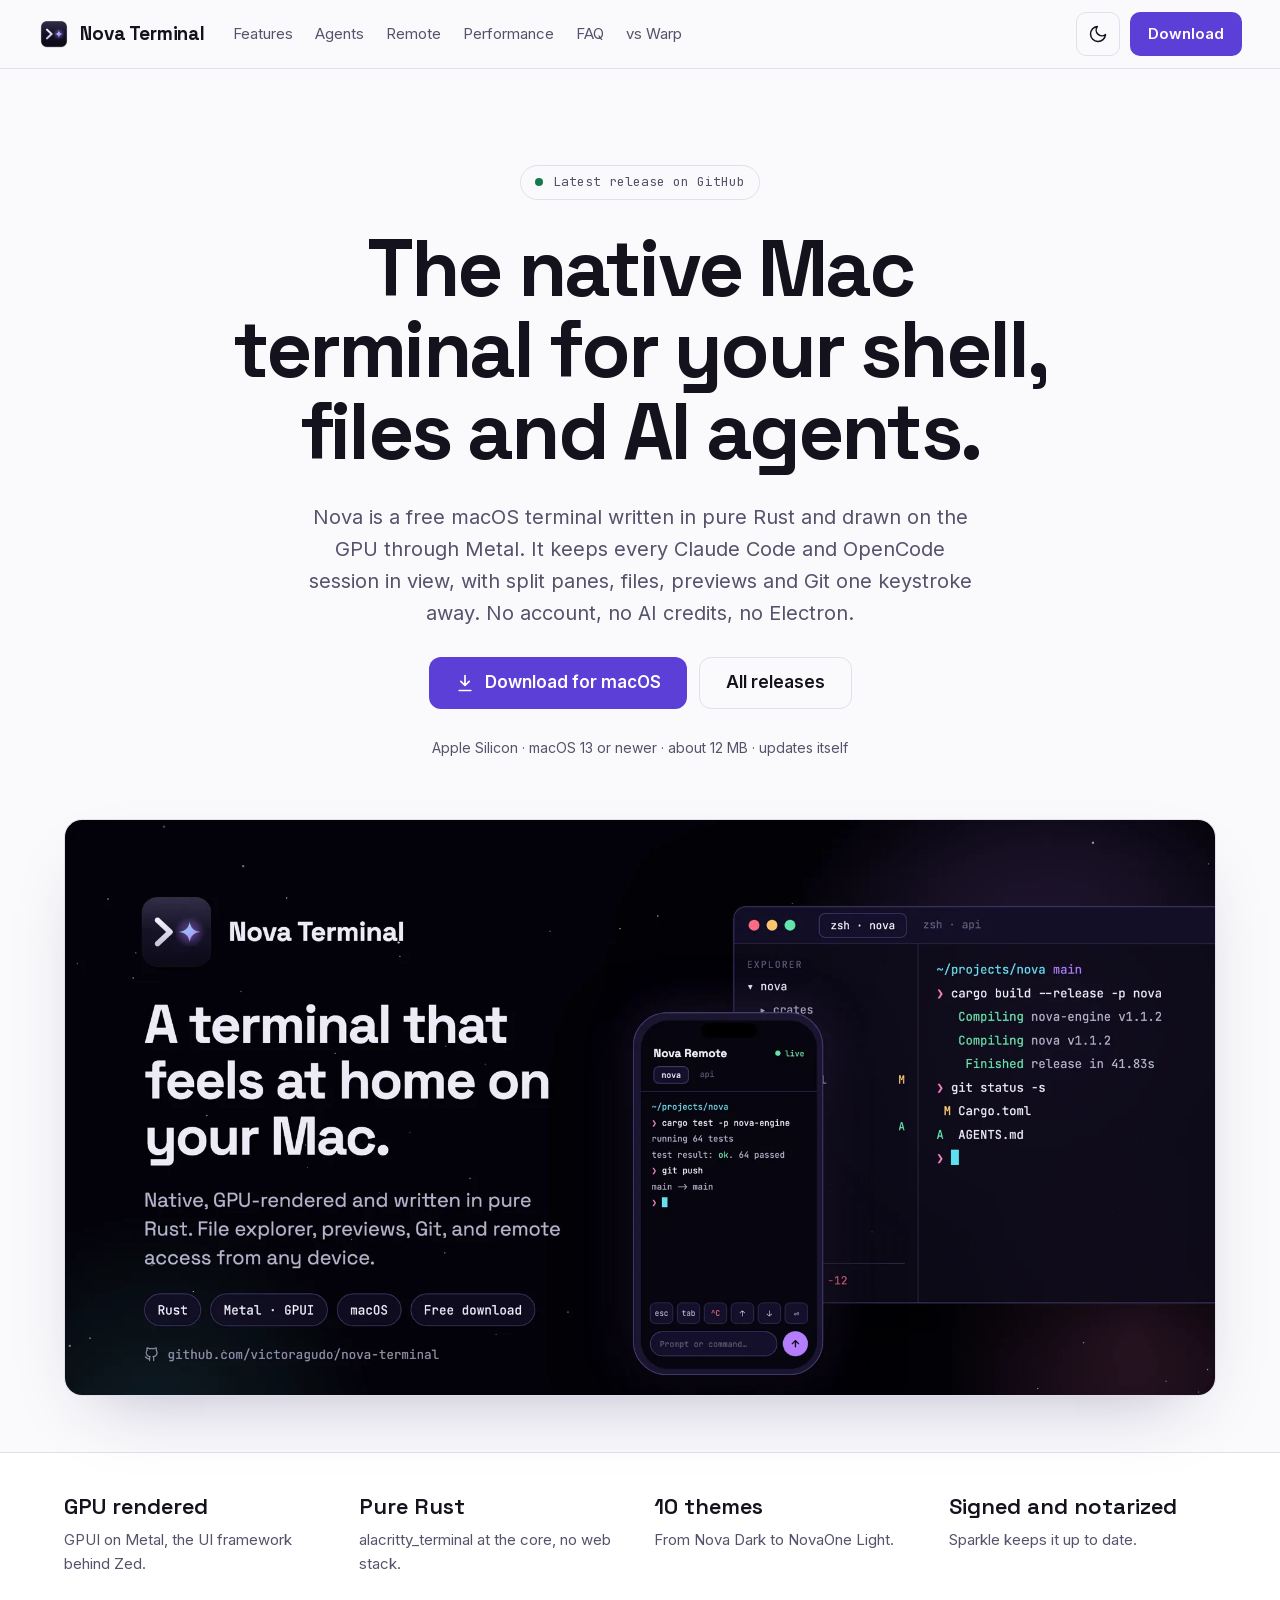
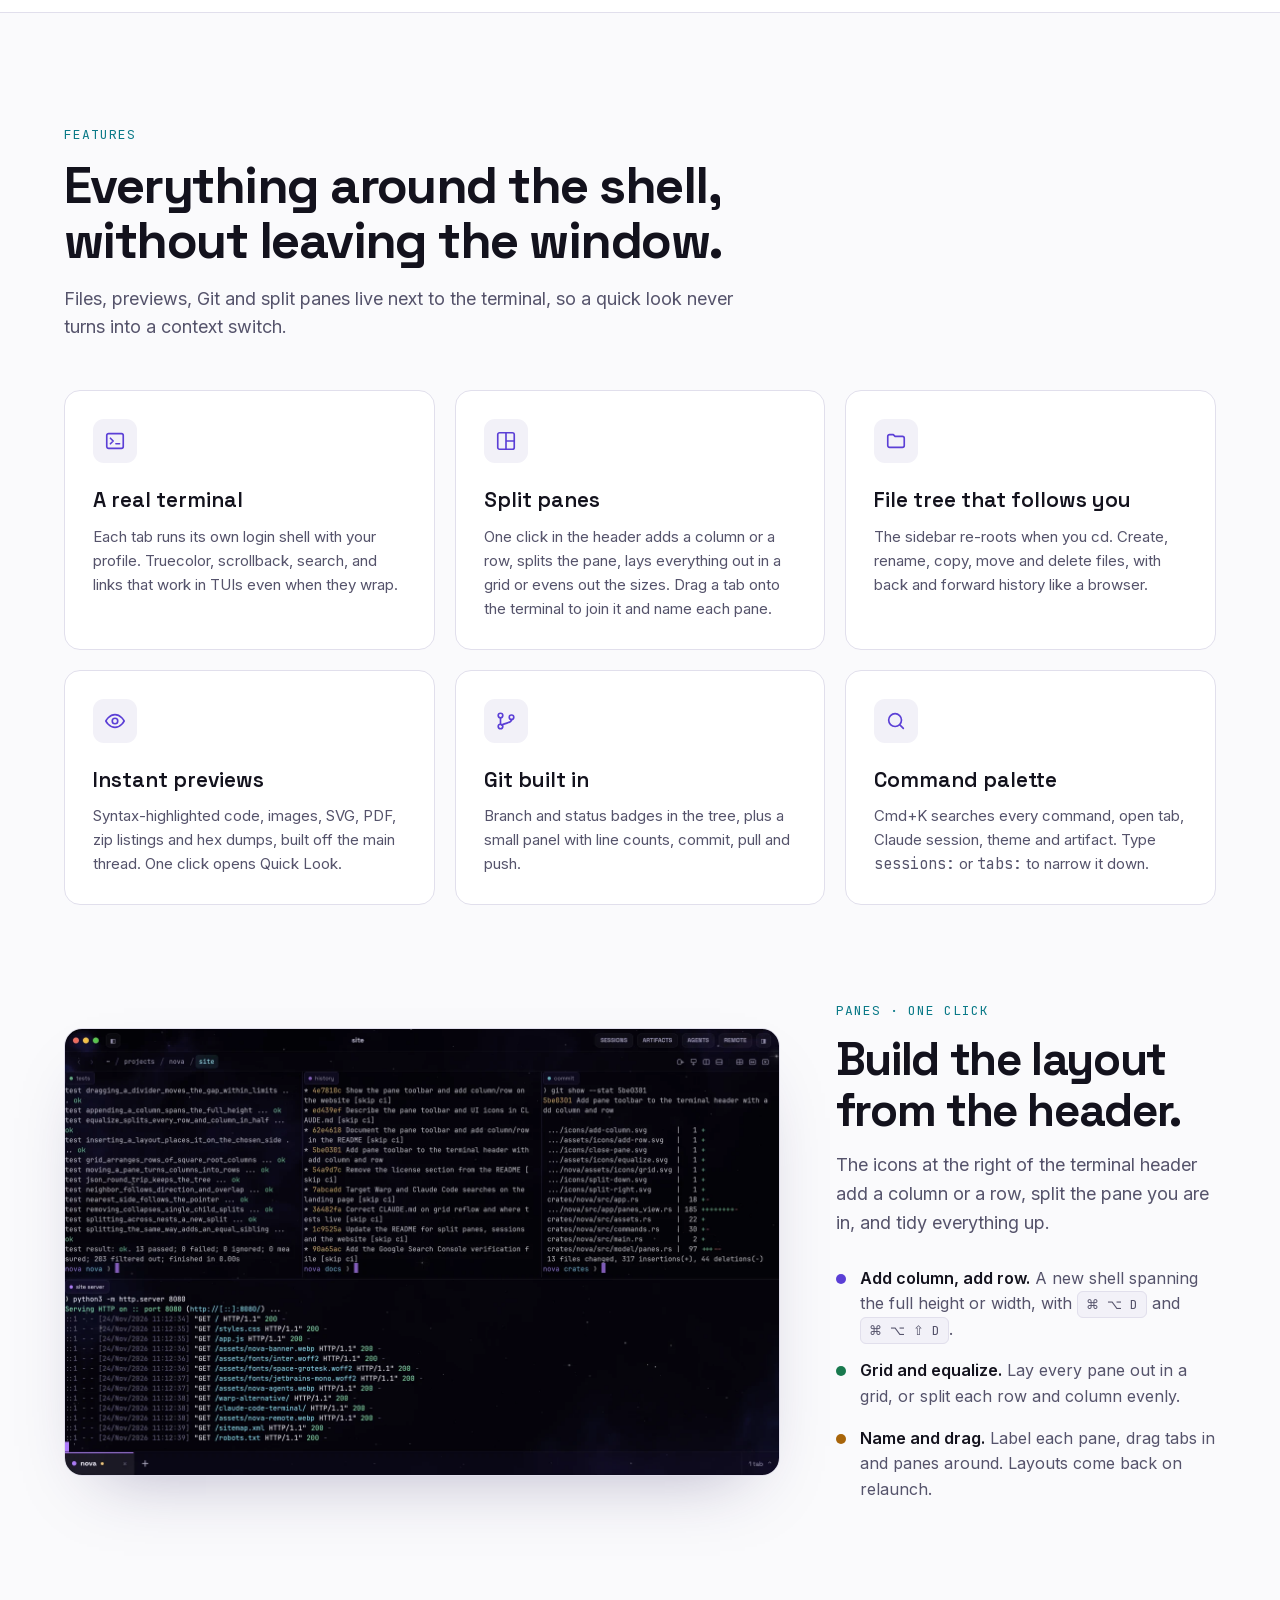
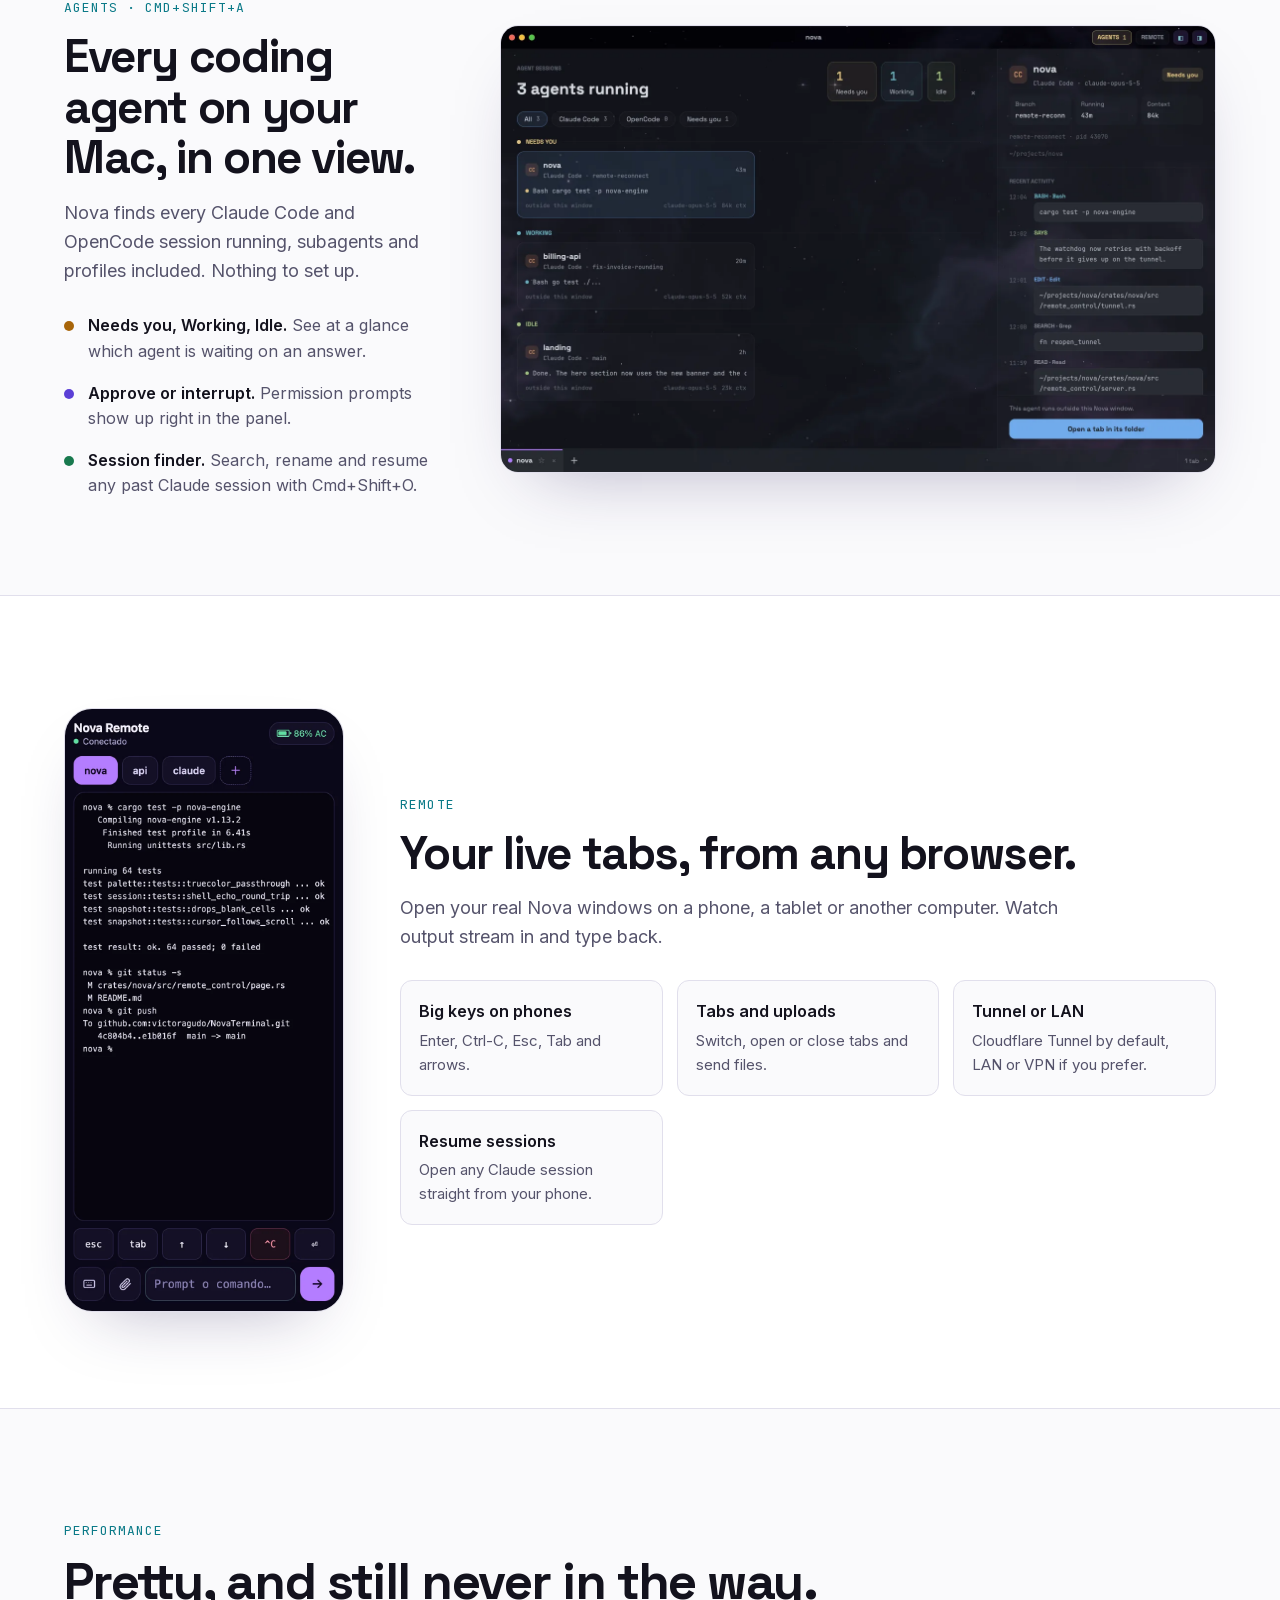
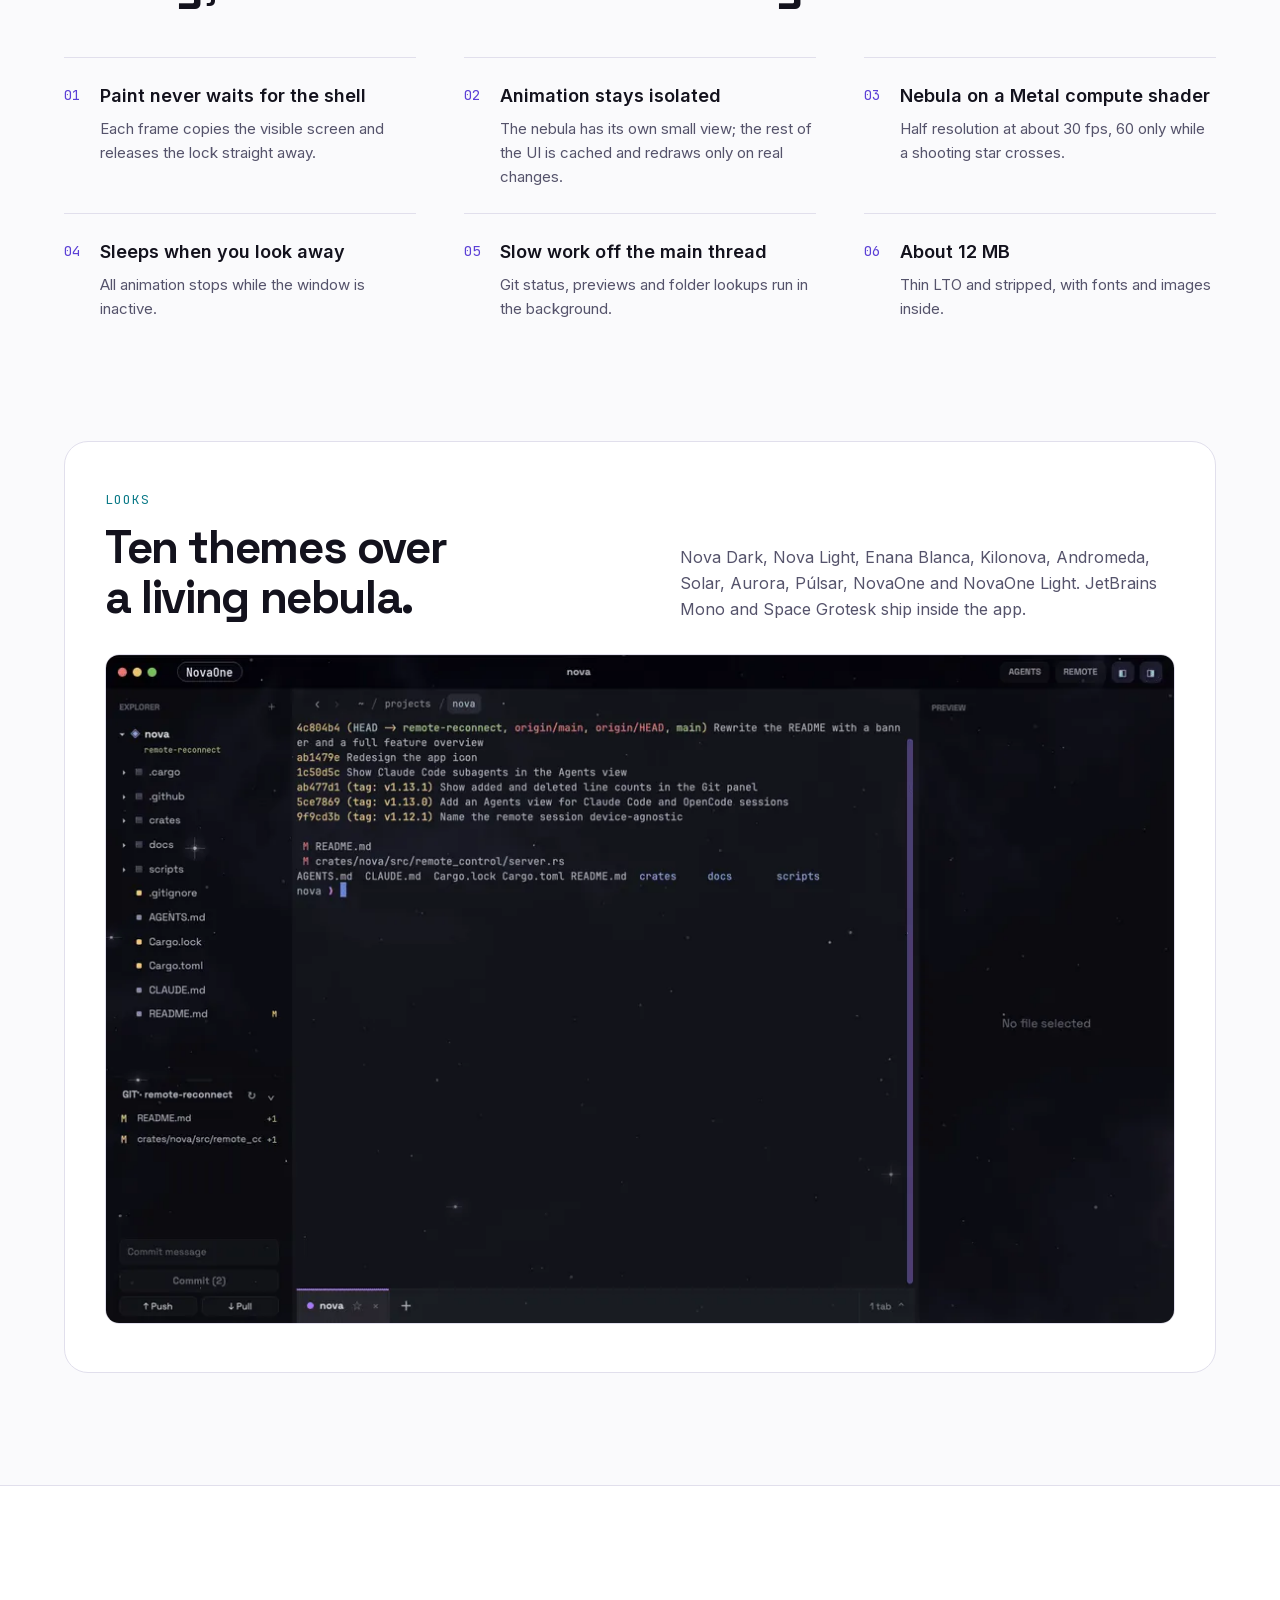
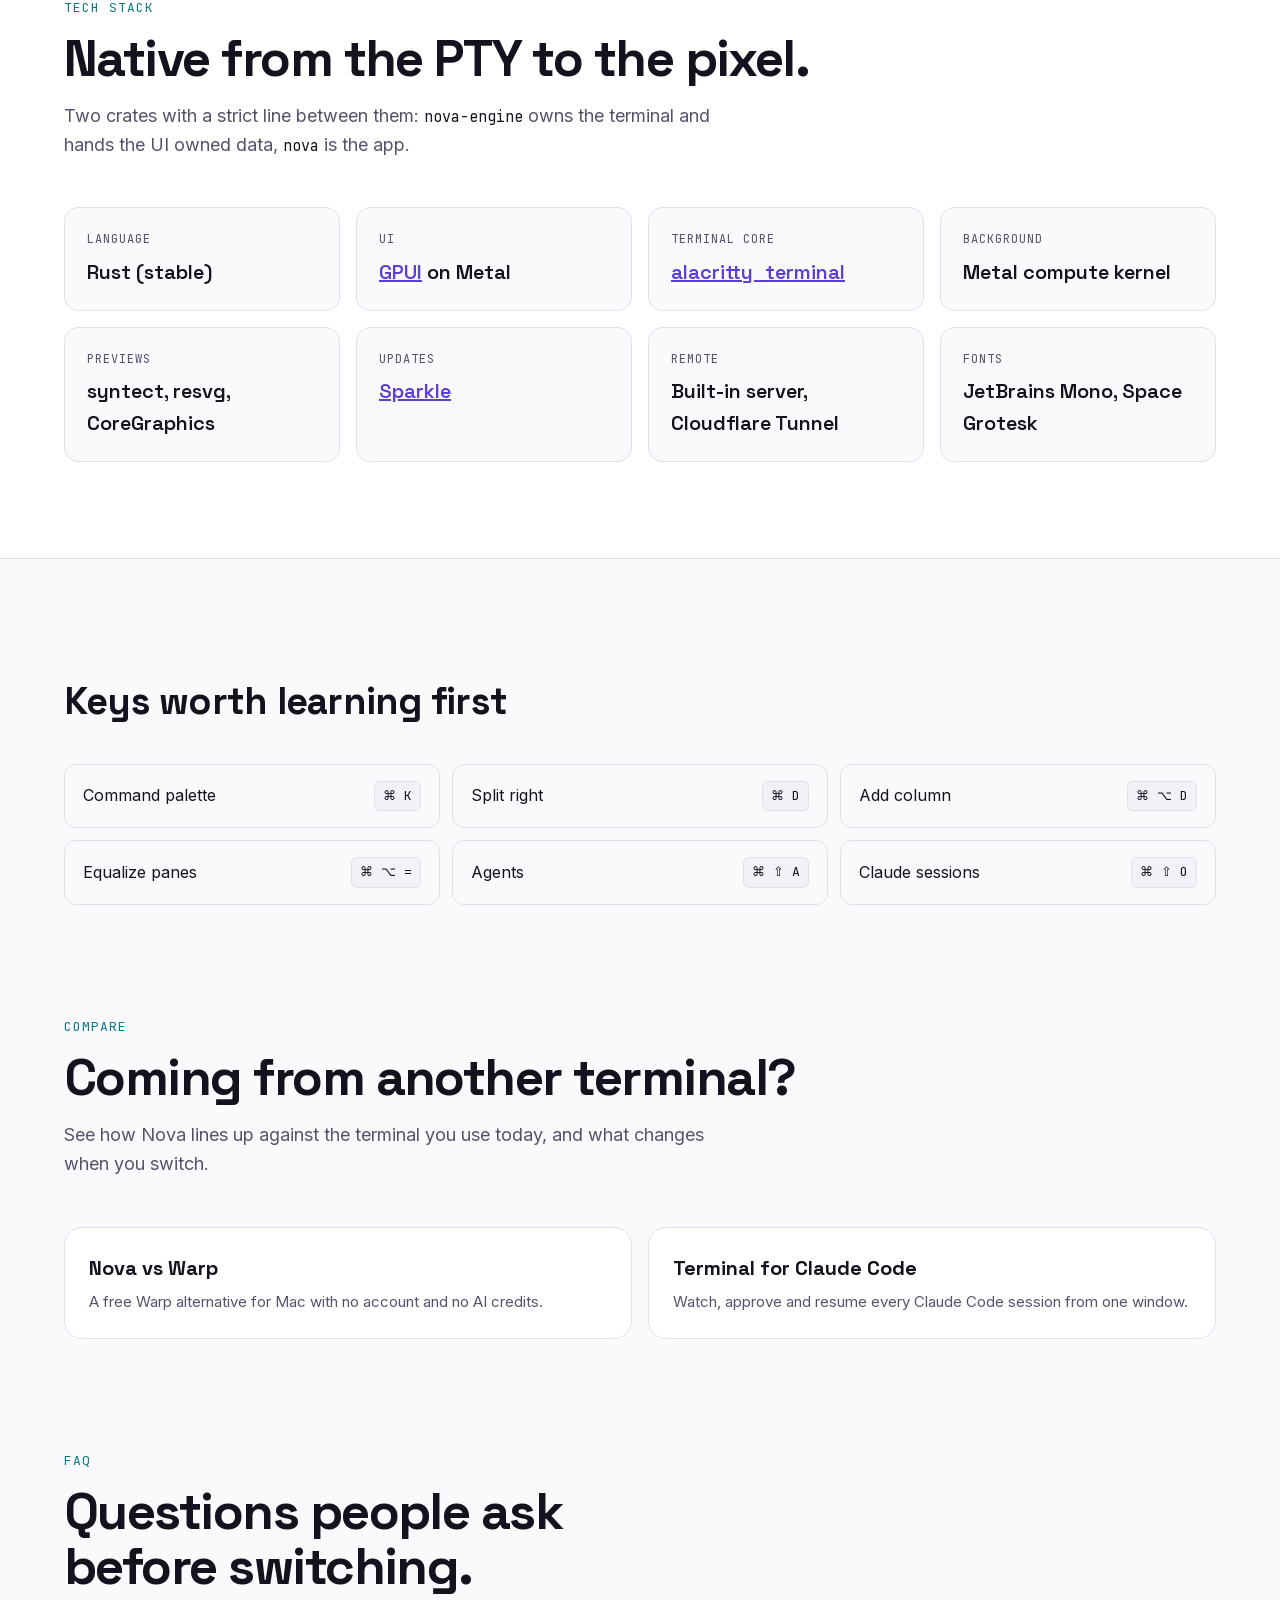
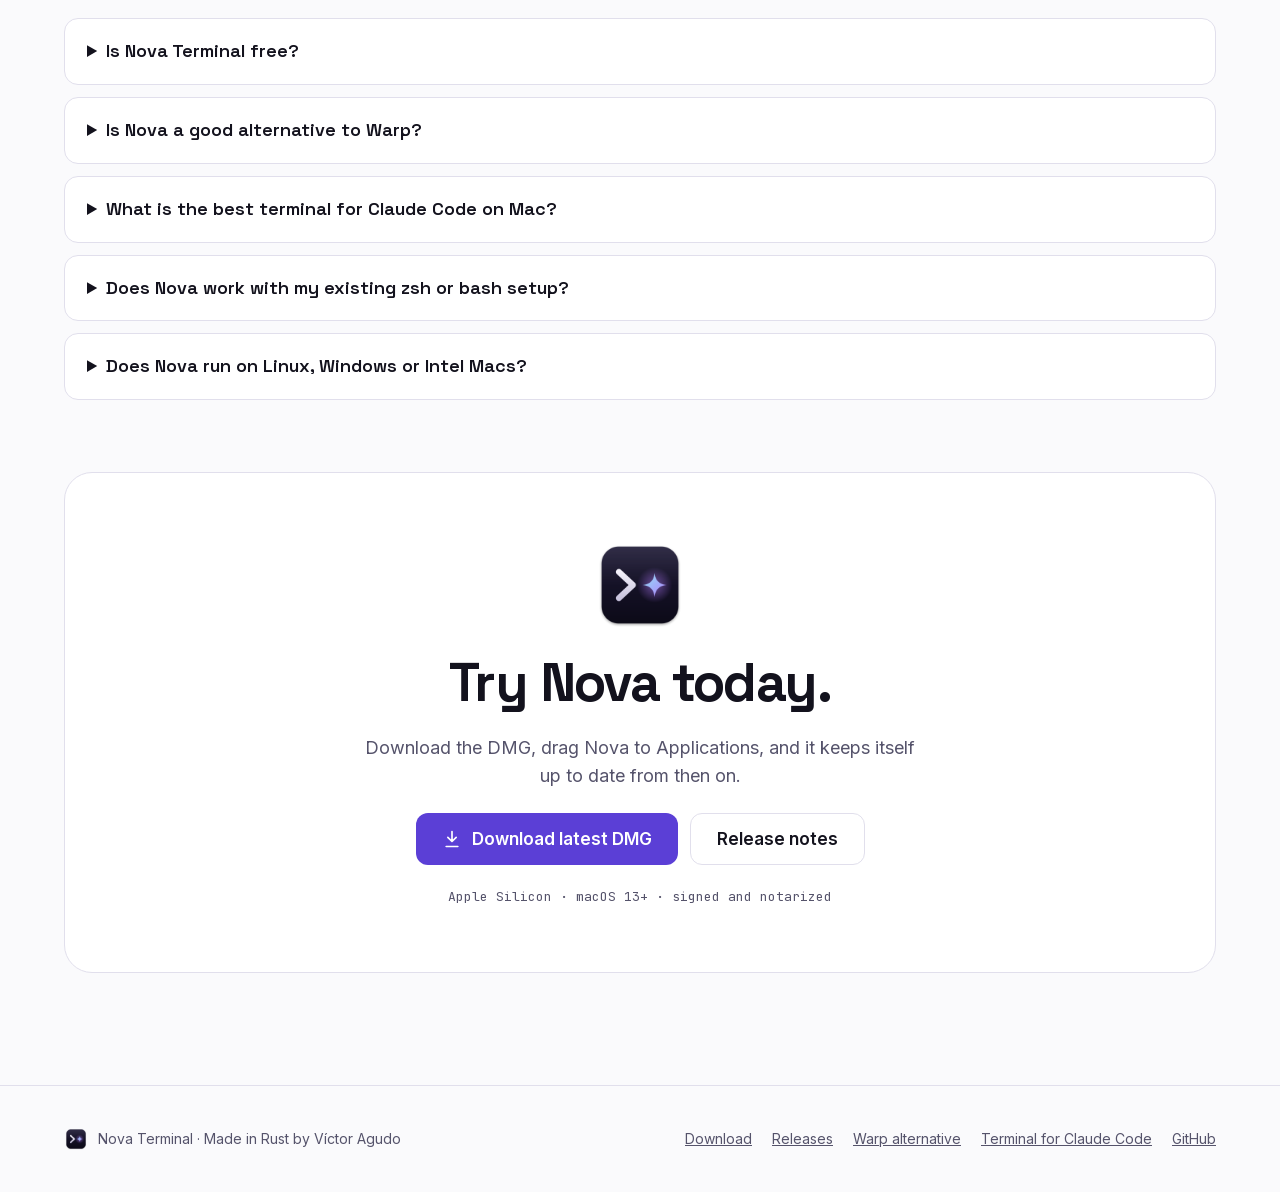
<file: index.html>
<!doctype html>
<html lang="en">
<head>
<meta charset="utf-8">
<meta name="viewport" content="width=device-width, initial-scale=1">
<title>Nova Terminal: Native Mac Terminal for Claude Code and AI Agents</title>
<meta name="description" content="Nova is a free, GPU-rendered macOS terminal in Rust and a Warp alternative built for Claude Code and OpenCode, with split panes, file tree, previews and Git.">
<link rel="canonical" href="https://victoragudo.github.io/nova-terminal/">
<meta name="theme-color" content="#07070d" media="(prefers-color-scheme: dark)">
<meta name="theme-color" content="#fafafc" media="(prefers-color-scheme: light)">
<meta name="color-scheme" content="dark light">
<link rel="icon" type="image/png" href="assets/favicon.png">
<link rel="apple-touch-icon" href="assets/apple-touch-icon.png">

<meta property="og:type" content="website">
<meta property="og:site_name" content="Nova Terminal">
<meta property="og:title" content="Nova Terminal: Native Mac Terminal for Claude Code and AI Agents">
<meta property="og:description" content="GPU-rendered with Metal. Split panes, files, previews, Git, your AI agents and remote access in one native window.">
<meta property="og:url" content="https://victoragudo.github.io/nova-terminal/">
<meta property="og:image" content="https://victoragudo.github.io/nova-terminal/assets/og.jpg">
<meta property="og:image:width" content="1200">
<meta property="og:image:height" content="627">
<meta property="og:image:type" content="image/jpeg">
<meta property="og:image:alt" content="Nova Terminal on a Mac with a remote session open on a phone">
<meta name="twitter:card" content="summary_large_image">
<meta name="twitter:title" content="Nova Terminal: Native Mac Terminal for AI Agents">
<meta name="twitter:description" content="A free, native macOS terminal written in Rust, with an Agents view for Claude Code and OpenCode.">
<meta name="twitter:image" content="https://victoragudo.github.io/nova-terminal/assets/og.jpg">

<script>
try {
  const saved = localStorage.getItem("nova-theme");
  if (saved === "light" || saved === "dark") document.documentElement.dataset.theme = saved;
} catch {}
</script>
<link rel="preload" as="font" type="font/woff2" href="assets/fonts/inter.woff2" crossorigin>
<link rel="preload" as="font" type="font/woff2" href="assets/fonts/space-grotesk.woff2" crossorigin>
<link rel="stylesheet" href="styles.css">
<link rel="preload" as="image" href="assets/nova-banner.webp" fetchpriority="high">
<script src="app.js" defer></script>

<script type="application/ld+json">
{
  "@context": "https://schema.org",
  "@graph": [
    {
      "@type": "WebSite",
      "@id": "https://victoragudo.github.io/nova-terminal/#website",
      "name": "Nova Terminal",
      "url": "https://victoragudo.github.io/nova-terminal/",
      "inLanguage": "en"
    },
    {
      "@type": "Person",
      "@id": "https://victoragudo.github.io/nova-terminal/#author",
      "name": "Víctor Agudo",
      "url": "https://github.com/victoragudo",
      "sameAs": ["https://github.com/victoragudo"]
    },
    {
      "@type": "SoftwareApplication",
      "@id": "https://victoragudo.github.io/nova-terminal/#app",
      "name": "Nova Terminal",
      "alternateName": "Nova",
      "applicationCategory": "DeveloperApplication",
      "applicationSubCategory": "Terminal emulator",
      "operatingSystem": "macOS 13 or newer (Apple Silicon)",
      "description": "A free, GPU-rendered macOS terminal written in Rust, with split panes, a file tree, previews, Git, an Agents view for Claude Code and OpenCode, and remote access from a phone.",
      "url": "https://victoragudo.github.io/nova-terminal/",
      "downloadUrl": "https://github.com/victoragudo/nova-terminal/releases/latest",
      "installUrl": "https://github.com/victoragudo/nova-terminal/releases/latest",
      "releaseNotes": "https://github.com/victoragudo/nova-terminal/releases",
      "fileSize": "12MB",
      "image": "https://victoragudo.github.io/nova-terminal/assets/og.jpg",
      "screenshot": [
        "https://victoragudo.github.io/nova-terminal/assets/nova-banner.webp",
        "https://victoragudo.github.io/nova-terminal/assets/nova-agents.webp",
        "https://victoragudo.github.io/nova-terminal/assets/nova-remote.webp"
      ],
      "featureList": [
        "GPU rendering through Metal",
        "Split panes",
        "File tree that follows cd",
        "Previews for code, images, SVG, PDF and archives",
        "Built-in Git panel",
        "Agents view for Claude Code and OpenCode",
        "Claude Code session finder and resume",
        "Remote access from a phone browser",
        "Ten themes"
      ],
      "author": { "@id": "https://victoragudo.github.io/nova-terminal/#author" },
      "sameAs": ["https://github.com/victoragudo/nova-terminal"],
      "offers": { "@type": "Offer", "price": "0", "priceCurrency": "USD" }
    },
    {
      "@type": "FAQPage",
      "@id": "https://victoragudo.github.io/nova-terminal/#faq",
      "mainEntity": [{"@type": "Question", "name": "Is Nova Terminal free?", "acceptedAnswer": {"@type": "Answer", "text": "Yes. Nova is a free download for Apple Silicon Macs running macOS 13 or newer. There are no paid plans, no AI credits and no account to create. Download the DMG from GitHub, drag Nova to Applications and it keeps itself up to date with Sparkle."}}, {"@type": "Question", "name": "Is Nova a good alternative to Warp?", "acceptedAnswer": {"@type": "Answer", "text": "Nova suits developers who want a modern, GPU-rendered Mac terminal without an account or a built-in AI plan. Instead of its own agent, Nova works with the agents you already run, like Claude Code and OpenCode, and adds a file tree, previews, Git and remote access."}}, {"@type": "Question", "name": "What is the best terminal for Claude Code on Mac?", "acceptedAnswer": {"@type": "Answer", "text": "A good terminal for Claude Code renders fast output smoothly, supports Shift+Enter for new lines and makes it easy to juggle several sessions. Nova does all three and adds an Agents view that lists every Claude Code session, shows which one needs you and lets you approve prompts in place."}}, {"@type": "Question", "name": "Does Nova work with my existing zsh or bash setup?", "acceptedAnswer": {"@type": "Answer", "text": "Yes. Every tab starts your shell as a login shell, so it loads the same profile as Terminal.app: your aliases, prompt, PATH and plugins carry over with nothing to migrate. You can pick a different shell in Settings."}}, {"@type": "Question", "name": "Does Nova run on Linux, Windows or Intel Macs?", "acceptedAnswer": {"@type": "Answer", "text": "No. Nova is a native macOS app built on Metal and currently ships for Apple Silicon Macs running macOS 13 or newer."}}]
    }
  ]
}
</script>
</head>
<body>
<a class="skip-link" href="#main">Skip to content</a>

<header class="site-header">
  <nav class="nav container" aria-label="Main">
    <a class="brand" href="./">
      <img src="assets/icon.png" alt="" width="32" height="32">
      Nova Terminal
    </a>
    <ul class="nav-links" id="site-menu">
      <li><a href="#features">Features</a></li>
      <li><a href="#agents">Agents</a></li>
      <li><a href="#remote">Remote</a></li>
      <li><a href="#performance">Performance</a></li>
      <li><a href="#faq">FAQ</a></li>
      <li><a href="warp-alternative/">vs Warp</a></li>
      <li class="menu-download"><a data-download href="https://github.com/victoragudo/nova-terminal/releases/latest">Download for macOS</a></li>
    </ul>
    <div class="nav-actions">
      <button type="button" class="icon-button" data-theme-toggle aria-label="Switch theme">
        <svg class="icon-sun" aria-hidden="true" width="20" height="20" viewBox="0 0 24 24" fill="none" stroke="currentColor" stroke-width="1.8" stroke-linecap="round" stroke-linejoin="round"><circle cx="12" cy="12" r="4"/><path d="M12 2v2M12 20v2M4.9 4.9l1.4 1.4M17.7 17.7l1.4 1.4M2 12h2M20 12h2M4.9 19.1l1.4-1.4M17.7 6.3l1.4-1.4"/></svg>
        <svg class="icon-moon" aria-hidden="true" width="20" height="20" viewBox="0 0 24 24" fill="none" stroke="currentColor" stroke-width="1.8" stroke-linecap="round" stroke-linejoin="round"><path d="M21 12.8A9 9 0 1 1 11.2 3a7 7 0 0 0 9.8 9.8z"/></svg>
      </button>
      <a class="button button-primary" data-download href="https://github.com/victoragudo/nova-terminal/releases/latest">Download</a>
      <button type="button" class="icon-button menu-toggle" data-menu-toggle aria-controls="site-menu" aria-expanded="false" aria-label="Open menu">
        <span class="menu-lines" aria-hidden="true"><span></span><span></span><span></span></span>
      </button>
    </div>
  </nav>
</header>

<main id="main">

  <section class="hero container">
    <a class="pill" href="https://github.com/victoragudo/nova-terminal/releases/latest"><span class="pill-dot" aria-hidden="true"></span><span data-version>Latest release on GitHub</span></a>
    <h1>The native Mac terminal for your shell, files and AI agents.</h1>
    <p class="lead">Nova is a free macOS terminal written in pure Rust and drawn on the GPU through Metal. It keeps every Claude Code and OpenCode session in view, with split panes, files, previews and Git one keystroke away. No account, no AI credits, no Electron.</p>
    <div class="actions">
      <a class="button button-primary button-lg" data-download href="https://github.com/victoragudo/nova-terminal/releases/latest">
        <svg aria-hidden="true" width="20" height="20" viewBox="0 0 24 24" fill="none" stroke="currentColor" stroke-width="2" stroke-linecap="round" stroke-linejoin="round"><path d="M12 3v12M7 10l5 5 5-5M5 21h14"/></svg>
        Download for macOS
      </a>
      <a class="button button-ghost button-lg" href="https://github.com/victoragudo/nova-terminal/releases">All releases</a>
    </div>
    <p class="fine">Apple Silicon · macOS 13 or newer · about 12 MB · updates itself</p>
    <img class="shot" src="assets/nova-banner.webp" width="1920" height="960" alt="Nova Terminal on a Mac, with a remote session open on a phone" fetchpriority="high">
  </section>

  <section class="band" aria-label="At a glance">
    <div class="glance container">
      <div><h3>GPU rendered</h3><p>GPUI on Metal, the UI framework behind Zed.</p></div>
      <div><h3>Pure Rust</h3><p>alacritty_terminal at the core, no web stack.</p></div>
      <div><h3>10 themes</h3><p>From Nova Dark to NovaOne Light.</p></div>
      <div><h3>Signed and notarized</h3><p>Sparkle keeps it up to date.</p></div>
    </div>
  </section>

  <section id="features" class="section container">
    <p class="eyebrow">Features</p>
    <h2 class="section-title">Everything around the shell, without leaving the window.</h2>
    <p class="section-lead">Files, previews, Git and split panes live next to the terminal, so a quick look never turns into a context switch.</p>
    <ul class="cards">
      <li class="card">
        <div class="card-icon"><svg aria-hidden="true" width="22" height="22" viewBox="0 0 24 24" fill="none" stroke="currentColor" stroke-width="1.8" stroke-linecap="round" stroke-linejoin="round"><rect x="3" y="4" width="18" height="16" rx="2"/><path d="M7 9l3 3-3 3M13 15h4"/></svg></div>
        <h3>A real terminal</h3>
        <p>Each tab runs its own login shell with your profile. Truecolor, scrollback, search, and links that work in TUIs even when they wrap.</p>
      </li>
      <li class="card">
        <div class="card-icon"><svg aria-hidden="true" width="22" height="22" viewBox="0 0 24 24" fill="none" stroke="currentColor" stroke-width="1.8" stroke-linecap="round" stroke-linejoin="round"><rect x="3" y="3" width="18" height="18" rx="2"/><path d="M12 3v18M12 12h9"/></svg></div>
        <h3>Split panes</h3>
        <p>One click in the header adds a column or a row, splits the pane, lays everything out in a grid or evens out the sizes. Drag a tab onto the terminal to join it and name each pane.</p>
      </li>
      <li class="card">
        <div class="card-icon"><svg aria-hidden="true" width="22" height="22" viewBox="0 0 24 24" fill="none" stroke="currentColor" stroke-width="1.8" stroke-linecap="round" stroke-linejoin="round"><path d="M3 7a2 2 0 0 1 2-2h4l2 2h8a2 2 0 0 1 2 2v8a2 2 0 0 1-2 2H5a2 2 0 0 1-2-2z"/></svg></div>
        <h3>File tree that follows you</h3>
        <p>The sidebar re-roots when you cd. Create, rename, copy, move and delete files, with back and forward history like a browser.</p>
      </li>
      <li class="card">
        <div class="card-icon"><svg aria-hidden="true" width="22" height="22" viewBox="0 0 24 24" fill="none" stroke="currentColor" stroke-width="1.8" stroke-linecap="round" stroke-linejoin="round"><path d="M2 12s3.6-7 10-7 10 7 10 7-3.6 7-10 7S2 12 2 12z"/><circle cx="12" cy="12" r="3"/></svg></div>
        <h3>Instant previews</h3>
        <p>Syntax-highlighted code, images, SVG, PDF, zip listings and hex dumps, built off the main thread. One click opens Quick Look.</p>
      </li>
      <li class="card">
        <div class="card-icon"><svg aria-hidden="true" width="22" height="22" viewBox="0 0 24 24" fill="none" stroke="currentColor" stroke-width="1.8" stroke-linecap="round" stroke-linejoin="round"><circle cx="6" cy="6" r="2.5"/><circle cx="6" cy="18" r="2.5"/><circle cx="18" cy="8" r="2.5"/><path d="M6 8.5v7M18 10.5c0 4-6 3-11 6"/></svg></div>
        <h3>Git built in</h3>
        <p>Branch and status badges in the tree, plus a small panel with line counts, commit, pull and push.</p>
      </li>
      <li class="card">
        <div class="card-icon"><svg aria-hidden="true" width="22" height="22" viewBox="0 0 24 24" fill="none" stroke="currentColor" stroke-width="1.8" stroke-linecap="round" stroke-linejoin="round"><circle cx="11" cy="11" r="7"/><path d="M20 20l-3.5-3.5"/></svg></div>
        <h3>Command palette</h3>
        <p>Cmd+K searches every command, open tab, Claude session, theme and artifact. Type <code>sessions:</code> or <code>tabs:</code> to narrow it down.</p>
      </li>
    </ul>
  </section>

  <section id="panes" class="container" style="padding-bottom: 96px">
    <div class="split split-reverse">
      <img class="shot split-media" src="assets/nova-panes.webp" width="1440" height="900" loading="lazy" decoding="async" alt="Nova with three panes on top and a full-width pane below, the pane icons in the terminal header">
      <div class="split-text">
        <p class="eyebrow">Panes · one click</p>
        <h2 class="section-title">Build the layout from the header.</h2>
        <p class="section-lead">The icons at the right of the terminal header add a column or a row, split the pane you are in, and tidy everything up.</p>
        <ul class="bullets">
          <li><span class="dot" style="background: var(--accent)" aria-hidden="true"></span><span><strong>Add column, add row.</strong> <span>A new shell spanning the full height or width, with <kbd>⌘ ⌥ D</kbd> and <kbd>⌘ ⌥ ⇧ D</kbd>.</span></span></li>
          <li><span class="dot" style="background: var(--green)" aria-hidden="true"></span><span><strong>Grid and equalize.</strong> <span>Lay every pane out in a grid, or split each row and column evenly.</span></span></li>
          <li><span class="dot" style="background: var(--amber)" aria-hidden="true"></span><span><strong>Name and drag.</strong> <span>Label each pane, drag tabs in and panes around. Layouts come back on relaunch.</span></span></li>
        </ul>
      </div>
    </div>
  </section>

  <section id="agents" class="container" style="padding-bottom: 96px">
    <div class="split">
      <div class="split-text">
        <p class="eyebrow">Agents · Cmd+Shift+A</p>
        <h2 class="section-title">Every coding agent on your Mac, in one view.</h2>
        <p class="section-lead">Nova finds every Claude Code and OpenCode session running, subagents and profiles included. Nothing to set up.</p>
        <ul class="bullets">
          <li><span class="dot" style="background: var(--amber)" aria-hidden="true"></span><span><strong>Needs you, Working, Idle.</strong> <span>See at a glance which agent is waiting on an answer.</span></span></li>
          <li><span class="dot" style="background: var(--accent)" aria-hidden="true"></span><span><strong>Approve or interrupt.</strong> <span>Permission prompts show up right in the panel.</span></span></li>
          <li><span class="dot" style="background: var(--green)" aria-hidden="true"></span><span><strong>Session finder.</strong> <span>Search, rename and resume any past Claude session with Cmd+Shift+O.</span></span></li>
        </ul>
      </div>
      <img class="shot split-media" src="assets/nova-agents.webp" width="1440" height="900" loading="lazy" decoding="async" alt="Nova Agents view listing three Claude Code sessions">
    </div>
  </section>

  <section id="remote" class="band">
    <div class="container section split split-reverse">
      <div class="split-phone">
        <img class="shot" src="assets/nova-remote.webp" width="780" height="1688" loading="lazy" decoding="async" alt="Nova Remote showing a live terminal on a phone">
      </div>
      <div class="split-wide split-text">
        <p class="eyebrow">Remote</p>
        <h2 class="section-title">Your live tabs, from any browser.</h2>
        <p class="section-lead">Open your real Nova windows on a phone, a tablet or another computer. Watch output stream in and type back.</p>
        <ul class="tiles">
          <li class="tile"><strong>Big keys on phones</strong><p>Enter, Ctrl-C, Esc, Tab and arrows.</p></li>
          <li class="tile"><strong>Tabs and uploads</strong><p>Switch, open or close tabs and send files.</p></li>
          <li class="tile"><strong>Tunnel or LAN</strong><p>Cloudflare Tunnel by default, LAN or VPN if you prefer.</p></li>
          <li class="tile"><strong>Resume sessions</strong><p>Open any Claude session straight from your phone.</p></li>
        </ul>
      </div>
    </div>
  </section>

  <section id="performance" class="section container">
    <p class="eyebrow">Performance</p>
    <h2 class="section-title" style="margin-bottom: 48px">Pretty, and still never in the way.</h2>
    <ol class="numbered">
      <li><div><h3>Paint never waits for the shell</h3><p>Each frame copies the visible screen and releases the lock straight away.</p></div></li>
      <li><div><h3>Animation stays isolated</h3><p>The nebula has its own small view; the rest of the UI is cached and redraws only on real changes.</p></div></li>
      <li><div><h3>Nebula on a Metal compute shader</h3><p>Half resolution at about 30 fps, 60 only while a shooting star crosses.</p></div></li>
      <li><div><h3>Sleeps when you look away</h3><p>All animation stops while the window is inactive.</p></div></li>
      <li><div><h3>Slow work off the main thread</h3><p>Git status, previews and folder lookups run in the background.</p></div></li>
      <li><div><h3>About 12 MB</h3><p>Thin LTO and stripped, with fonts and images inside.</p></div></li>
    </ol>
  </section>

  <section class="container" aria-labelledby="themes-title" style="padding-bottom: 112px">
    <div class="panel">
      <div class="panel-head">
        <div>
          <p class="eyebrow">Looks</p>
          <h2 id="themes-title" class="section-title">Ten themes over a living nebula.</h2>
        </div>
        <p>Nova Dark, Nova Light, Enana Blanca, Kilonova, Andromeda, Solar, Aurora, Púlsar, NovaOne and NovaOne Light. JetBrains Mono and Space Grotesk ship inside the app.</p>
      </div>
      <img class="shot" src="assets/nova-themes.webp" width="1080" height="675" loading="lazy" decoding="async" alt="Nova Terminal cycling through its themes, starting with NovaOne">
    </div>
  </section>

  <section id="stack" class="band">
    <div class="container section">
      <p class="eyebrow">Tech stack</p>
      <h2 class="section-title">Native from the PTY to the pixel.</h2>
      <p class="section-lead">Two crates with a strict line between them: <code>nova-engine</code> owns the terminal and hands the UI owned data, <code>nova</code> is the app.</p>
      <dl class="stack">
        <div><dt>Language</dt><dd>Rust (stable)</dd></div>
        <div><dt>UI</dt><dd><a href="https://github.com/zed-industries/zed">GPUI</a> on Metal</dd></div>
        <div><dt>Terminal core</dt><dd><a href="https://crates.io/crates/alacritty_terminal">alacritty_terminal</a></dd></div>
        <div><dt>Background</dt><dd>Metal compute kernel</dd></div>
        <div><dt>Previews</dt><dd>syntect, resvg, CoreGraphics</dd></div>
        <div><dt>Updates</dt><dd><a href="https://sparkle-project.org">Sparkle</a></dd></div>
        <div><dt>Remote</dt><dd>Built-in server, Cloudflare Tunnel</dd></div>
        <div><dt>Fonts</dt><dd>JetBrains Mono, Space Grotesk</dd></div>
      </dl>
    </div>
  </section>

  <section class="container" aria-labelledby="keys-title" style="padding-top: 112px">
    <h2 id="keys-title" class="keys-title">Keys worth learning first</h2>
    <ul class="keys">
      <li><span>Command palette</span><kbd>⌘ K</kbd></li>
      <li><span>Split right</span><kbd>⌘ D</kbd></li>
      <li><span>Add column</span><kbd>⌘ ⌥ D</kbd></li>
      <li><span>Equalize panes</span><kbd>⌘ ⌥ =</kbd></li>
      <li><span>Agents</span><kbd>⌘ ⇧ A</kbd></li>
      <li><span>Claude sessions</span><kbd>⌘ ⇧ O</kbd></li>
    </ul>
  </section>

  <section id="compare" class="container" aria-labelledby="compare-title" style="padding-top: 112px">
    <p class="eyebrow">Compare</p>
    <h2 id="compare-title" class="section-title">Coming from another terminal?</h2>
    <p class="section-lead">See how Nova lines up against the terminal you use today, and what changes when you switch.</p>
    <ul class="links-grid">
      <li><a href="warp-alternative/"><strong>Nova vs Warp</strong><span>A free Warp alternative for Mac with no account and no AI credits.</span></a></li>
      <li><a href="claude-code-terminal/"><strong>Terminal for Claude Code</strong><span>Watch, approve and resume every Claude Code session from one window.</span></a></li>
    </ul>
  </section>

  <section id="faq" class="container" aria-labelledby="faq-title" style="padding-top: 112px">
    <p class="eyebrow">FAQ</p>
    <h2 id="faq-title" class="section-title">Questions people ask before switching.</h2>
    <div class="faq">
      <details>
        <summary>Is Nova Terminal free?</summary>
        <p>Yes. Nova is a free download for Apple Silicon Macs running macOS 13 or newer. There are no paid plans, no AI credits and no account to create. Download the DMG from GitHub, drag Nova to Applications and it keeps itself up to date with Sparkle.</p>
      </details>
      <details>
        <summary>Is Nova a good alternative to Warp?</summary>
        <p>Nova suits developers who want a modern, GPU-rendered Mac terminal without an account or a built-in AI plan. Instead of its own agent, Nova works with the agents you already run, like Claude Code and OpenCode, and adds a file tree, previews, Git and remote access.</p>
      </details>
      <details>
        <summary>What is the best terminal for Claude Code on Mac?</summary>
        <p>A good terminal for Claude Code renders fast output smoothly, supports Shift+Enter for new lines and makes it easy to juggle several sessions. Nova does all three and adds an Agents view that lists every Claude Code session, shows which one needs you and lets you approve prompts in place.</p>
      </details>
      <details>
        <summary>Does Nova work with my existing zsh or bash setup?</summary>
        <p>Yes. Every tab starts your shell as a login shell, so it loads the same profile as Terminal.app: your aliases, prompt, PATH and plugins carry over with nothing to migrate. You can pick a different shell in Settings.</p>
      </details>
      <details>
        <summary>Does Nova run on Linux, Windows or Intel Macs?</summary>
        <p>No. Nova is a native macOS app built on Metal and currently ships for Apple Silicon Macs running macOS 13 or newer.</p>
      </details>
    </div>
  </section>

  <section id="download" class="container" style="padding-block: 72px 112px">
    <div class="cta">
      <img src="assets/icon.png" width="96" height="96" loading="lazy" alt="Nova Terminal app icon">
      <h2>Try Nova today.</h2>
      <p class="lead" style="font-size: 18px; max-width: 560px">Download the DMG, drag Nova to Applications, and it keeps itself up to date from then on.</p>
      <div class="actions">
        <a class="button button-primary button-lg" data-download href="https://github.com/victoragudo/nova-terminal/releases/latest">
          <svg aria-hidden="true" width="20" height="20" viewBox="0 0 24 24" fill="none" stroke="currentColor" stroke-width="2" stroke-linecap="round" stroke-linejoin="round"><path d="M12 3v12M7 10l5 5 5-5M5 21h14"/></svg>
          Download latest DMG
        </a>
        <a class="button button-ghost button-lg" href="https://github.com/victoragudo/nova-terminal/releases">Release notes</a>
      </div>
      <p class="fine mono">Apple Silicon · macOS 13+ · signed and notarized</p>
    </div>
  </section>

</main>

<footer class="site-footer">
  <div class="footer-inner container">
    <div class="footer-brand">
      <img src="assets/icon.png" width="24" height="24" alt="">
      <span>Nova Terminal · Made in Rust by Víctor Agudo</span>
    </div>
    <ul class="footer-links">
      <li><a data-download href="https://github.com/victoragudo/nova-terminal/releases/latest">Download</a></li>
      <li><a href="https://github.com/victoragudo/nova-terminal/releases">Releases</a></li>
      <li><a href="warp-alternative/">Warp alternative</a></li>
      <li><a href="claude-code-terminal/">Terminal for Claude Code</a></li>
      <li><a href="https://github.com/victoragudo/nova-terminal">GitHub</a></li>
    </ul>
  </div>
</footer>
</body>
</html>
</file>
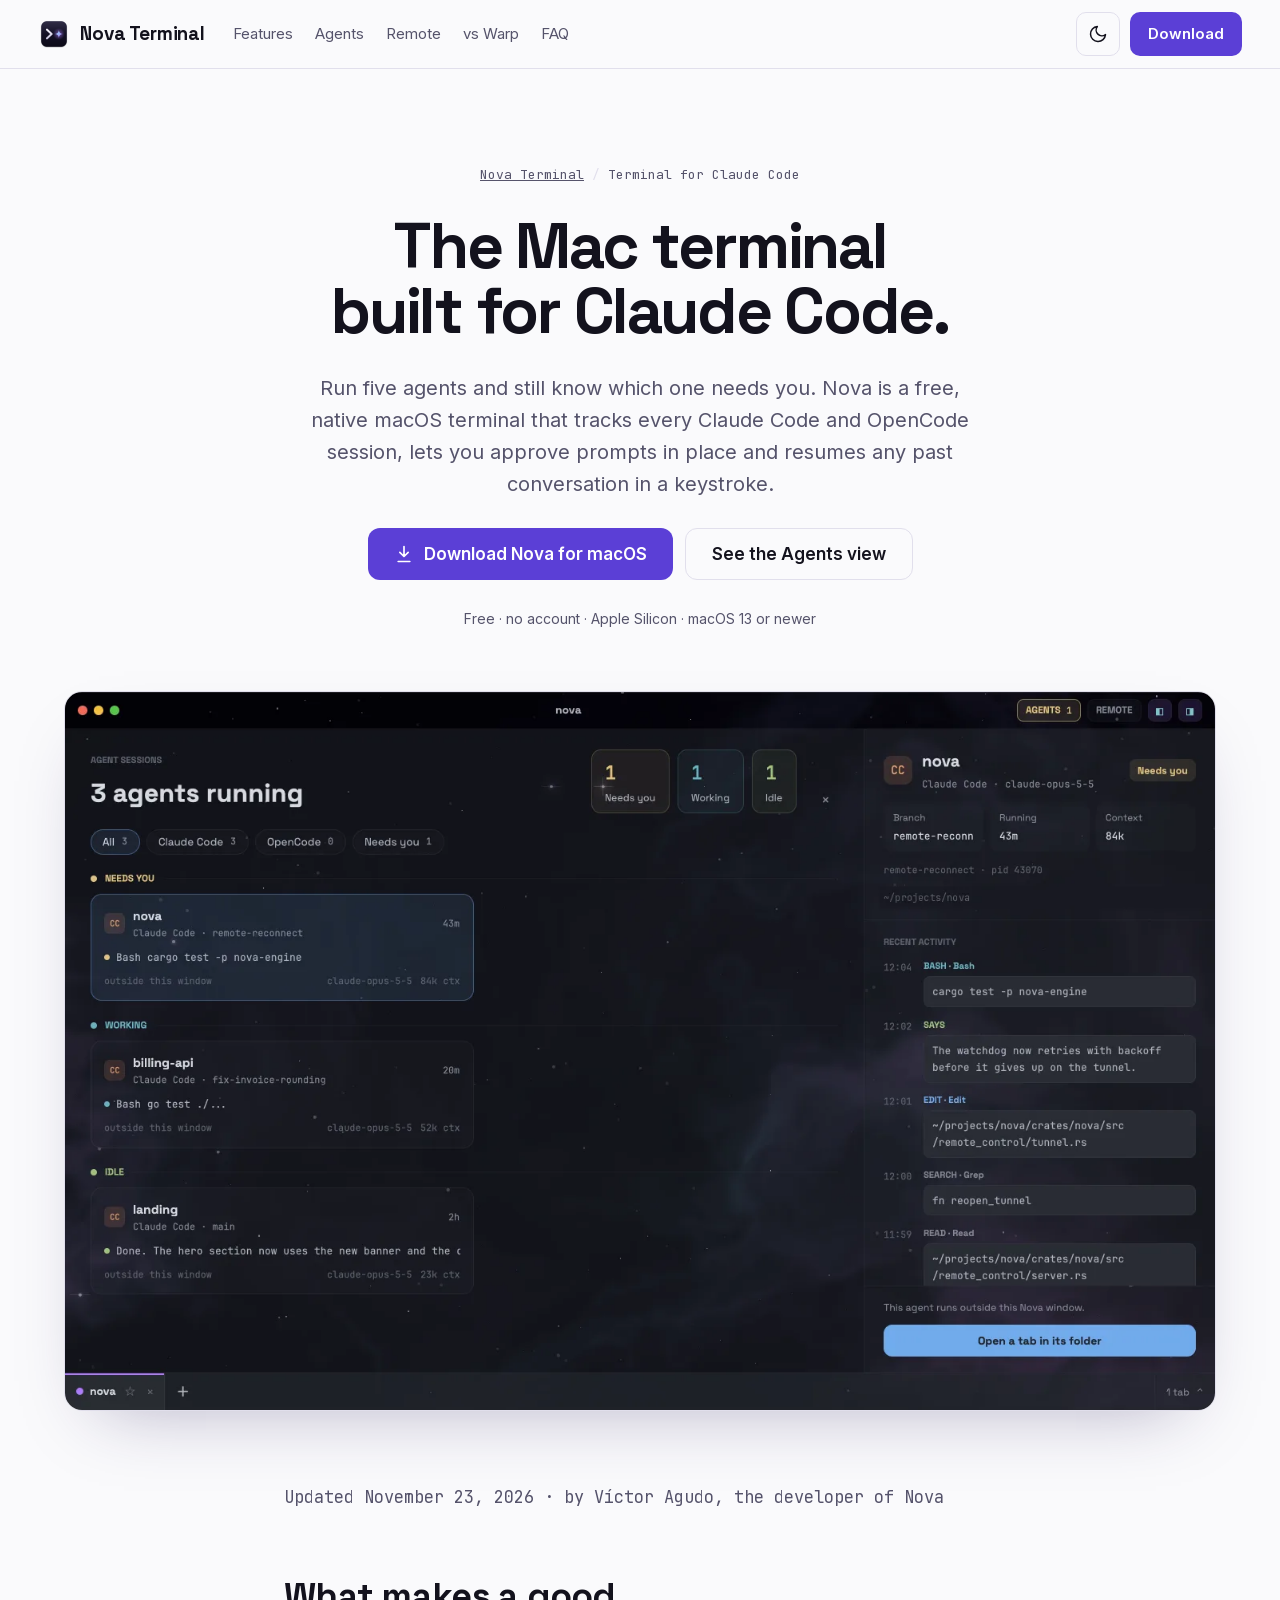
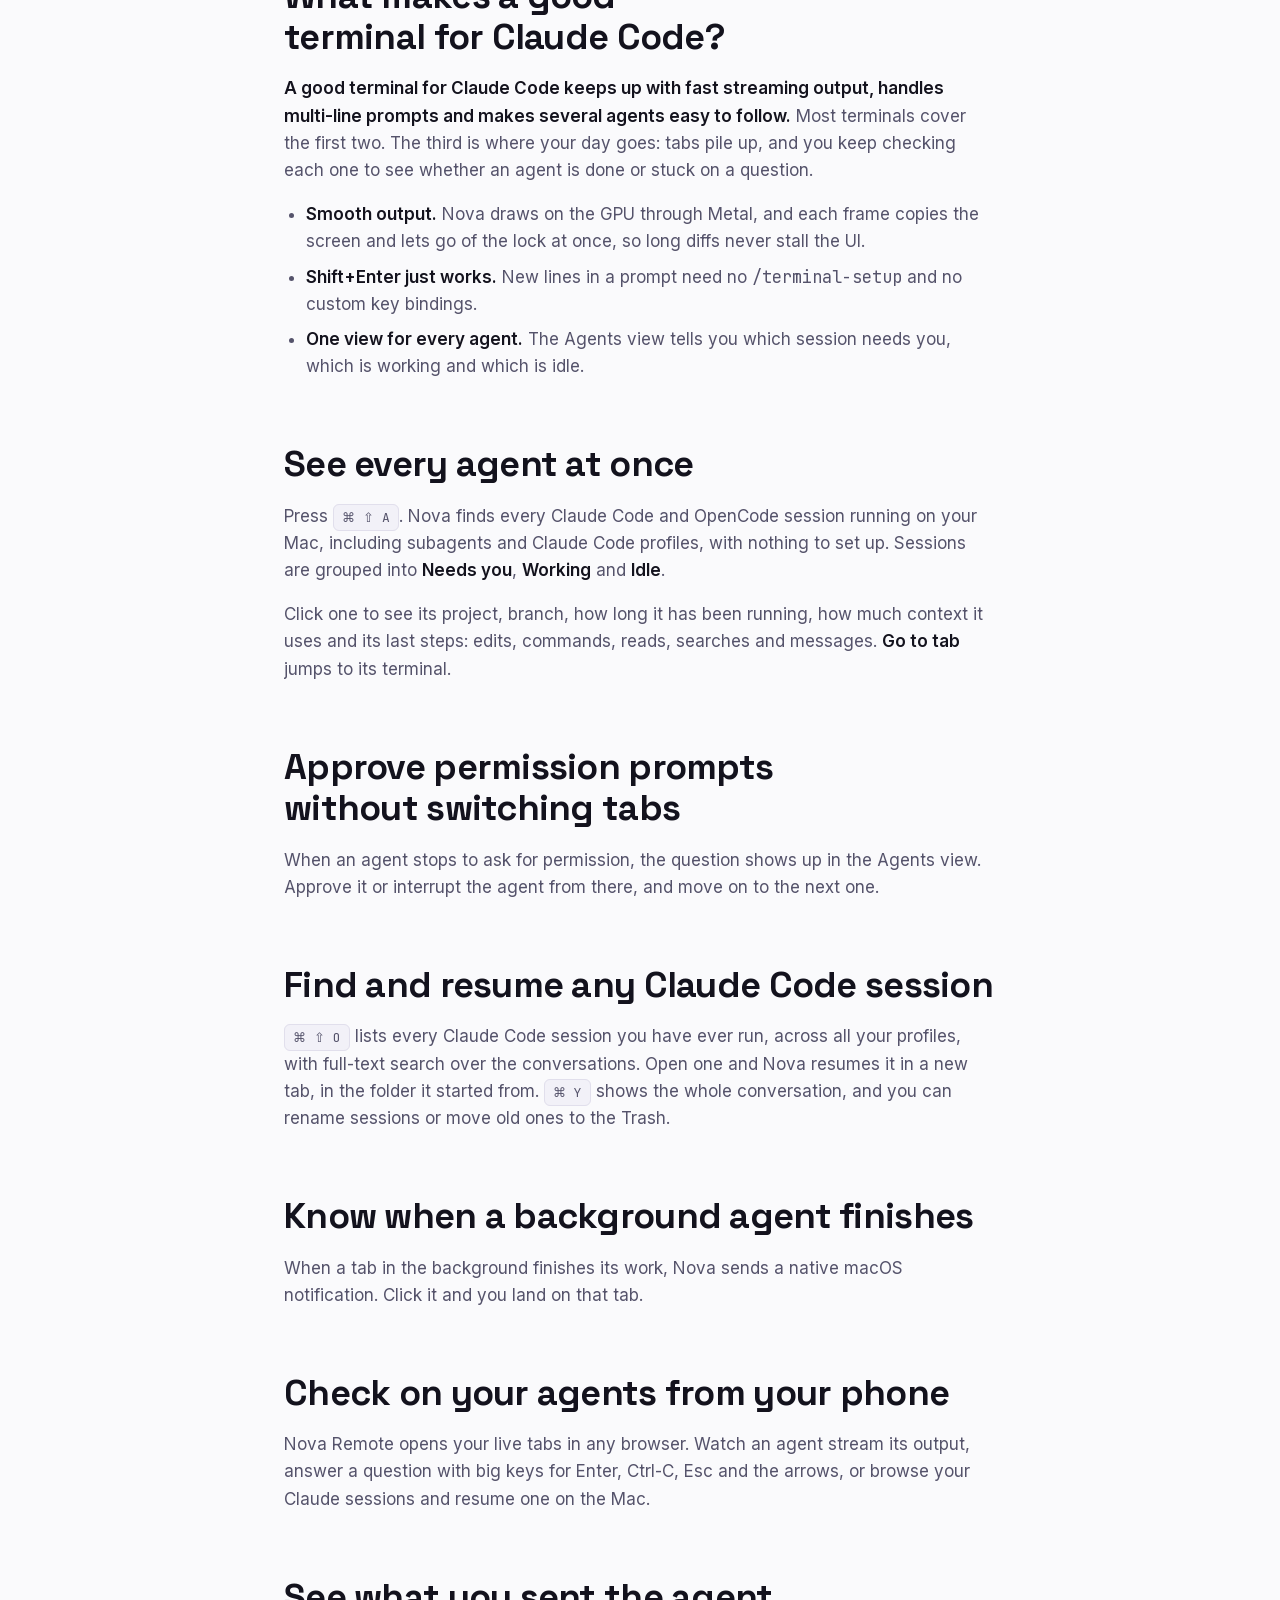
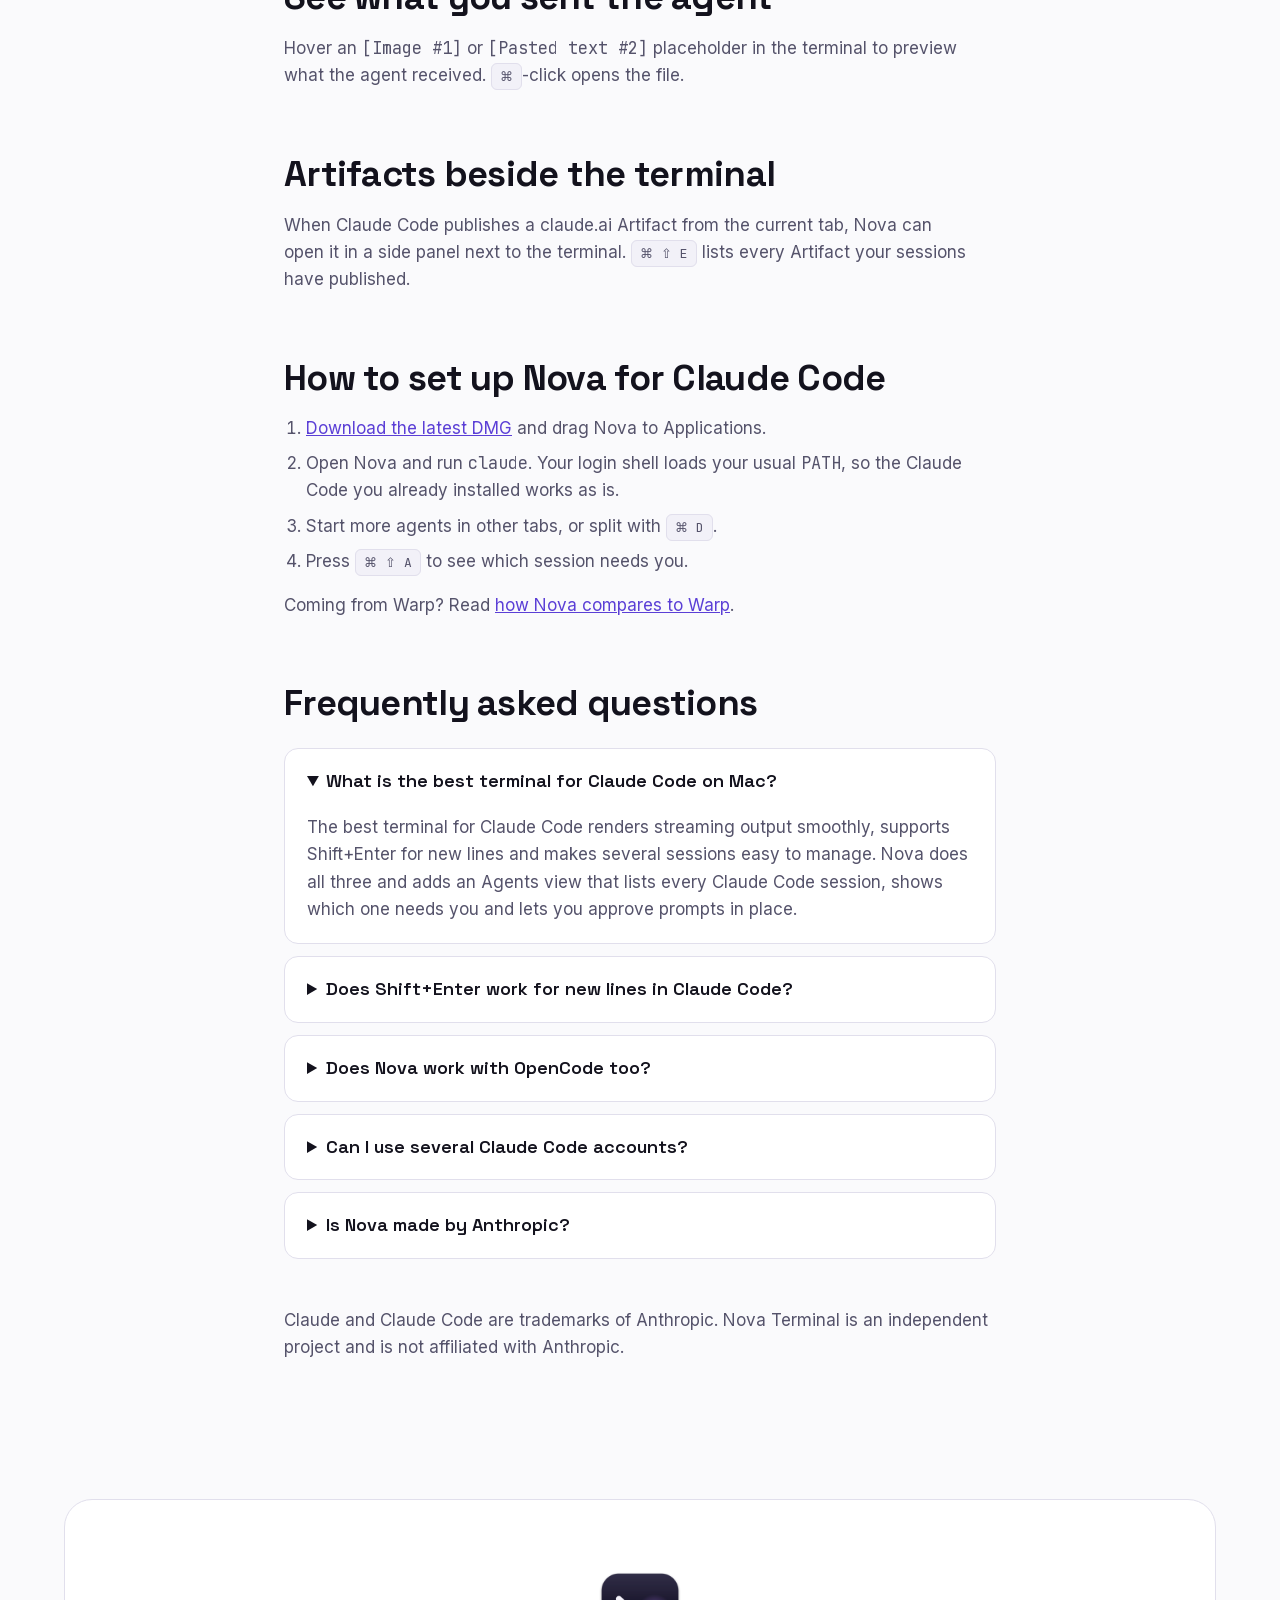
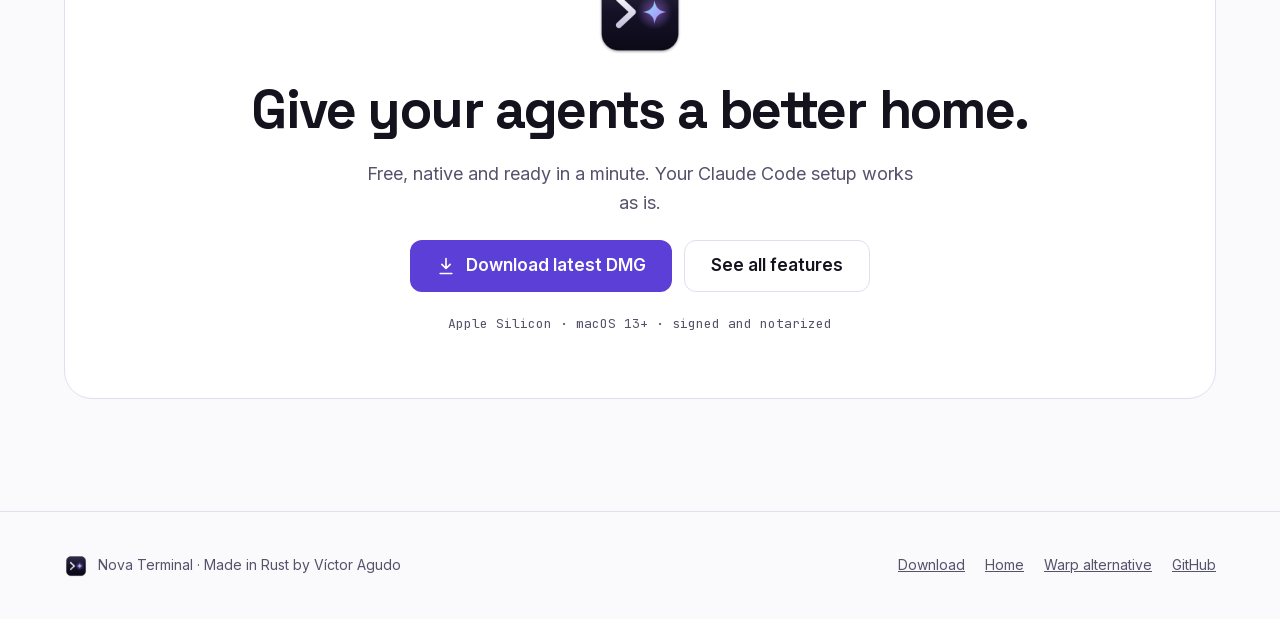
<file: claude-code-terminal/index.html>
<!doctype html>
<html lang="en">
<head>
<meta charset="utf-8">
<meta name="viewport" content="width=device-width, initial-scale=1">
<title>Best Terminal for Claude Code on Mac: Nova Terminal</title>
<meta name="description" content="Nova is a free Mac terminal built for Claude Code and OpenCode: see every agent at once, approve prompts in place and resume any session.">
<link rel="canonical" href="https://victoragudo.github.io/nova-terminal/claude-code-terminal/">
<meta name="theme-color" content="#07070d" media="(prefers-color-scheme: dark)">
<meta name="theme-color" content="#fafafc" media="(prefers-color-scheme: light)">
<meta name="color-scheme" content="dark light">
<link rel="icon" type="image/png" href="../assets/favicon.png">
<link rel="apple-touch-icon" href="../assets/apple-touch-icon.png">

<meta property="og:type" content="article">
<meta property="og:site_name" content="Nova Terminal">
<meta property="og:title" content="The Mac Terminal Built for Claude Code">
<meta property="og:description" content="See every Claude Code and OpenCode session at once, approve prompts in place and resume any session. Free and native on macOS.">
<meta property="og:url" content="https://victoragudo.github.io/nova-terminal/claude-code-terminal/">
<meta property="og:image" content="https://victoragudo.github.io/nova-terminal/assets/og.jpg">
<meta property="og:image:width" content="1200">
<meta property="og:image:height" content="627">
<meta property="og:image:alt" content="Nova Terminal on a Mac with a remote session open on a phone">
<meta name="twitter:card" content="summary_large_image">
<meta name="twitter:title" content="The Mac Terminal Built for Claude Code">
<meta name="twitter:description" content="See every Claude Code and OpenCode session at once, approve prompts in place and resume any session.">
<meta name="twitter:image" content="https://victoragudo.github.io/nova-terminal/assets/og.jpg">

<script>
try {
  const saved = localStorage.getItem("nova-theme");
  if (saved === "light" || saved === "dark") document.documentElement.dataset.theme = saved;
} catch {}
</script>
<link rel="preload" as="font" type="font/woff2" href="../assets/fonts/inter.woff2" crossorigin>
<link rel="preload" as="font" type="font/woff2" href="../assets/fonts/space-grotesk.woff2" crossorigin>
<link rel="stylesheet" href="../styles.css">
<script src="../app.js" defer></script>

<script type="application/ld+json">
{
  "@context": "https://schema.org",
  "@graph": [
    {
      "@type": "WebPage",
      "@id": "https://victoragudo.github.io/nova-terminal/claude-code-terminal/#page",
      "url": "https://victoragudo.github.io/nova-terminal/claude-code-terminal/",
      "name": "Best Terminal for Claude Code on Mac: Nova Terminal",
      "description": "What to look for in a terminal for Claude Code, and how Nova handles several agents at once.",
      "inLanguage": "en",
      "dateModified": "2026-11-23",
      "isPartOf": { "@id": "https://victoragudo.github.io/nova-terminal/#website" },
      "about": { "@id": "https://victoragudo.github.io/nova-terminal/#app" },
      "author": { "@type": "Person", "name": "Víctor Agudo", "url": "https://github.com/victoragudo" }
    },
    {
      "@type": "BreadcrumbList",
      "itemListElement": [
        { "@type": "ListItem", "position": 1, "name": "Nova Terminal", "item": "https://victoragudo.github.io/nova-terminal/" },
        { "@type": "ListItem", "position": 2, "name": "Terminal for Claude Code", "item": "https://victoragudo.github.io/nova-terminal/claude-code-terminal/" }
      ]
    },
    {
      "@type": "HowTo",
      "name": "How to set up Nova for Claude Code",
      "totalTime": "PT2M",
      "step": [
        { "@type": "HowToStep", "position": 1, "text": "Download the latest Nova DMG from GitHub and drag Nova to Applications." },
        { "@type": "HowToStep", "position": 2, "text": "Open Nova and run claude in a tab. Your login shell loads your usual PATH, so the existing Claude Code install works as is." },
        { "@type": "HowToStep", "position": 3, "text": "Start more agents in other tabs or split panes with Cmd+D." },
        { "@type": "HowToStep", "position": 4, "text": "Press Cmd+Shift+A to open the Agents view and see which session needs you." }
      ]
    },
    {
      "@type": "FAQPage",
      "mainEntity": [
        { "@type": "Question", "name": "What is the best terminal for Claude Code on Mac?", "acceptedAnswer": { "@type": "Answer", "text": "The best terminal for Claude Code renders streaming output smoothly, supports Shift+Enter for new lines and makes several sessions easy to manage. Nova does all three and adds an Agents view that lists every Claude Code session, shows which one needs you and lets you approve prompts in place." } },
        { "@type": "Question", "name": "Does Shift+Enter work for new lines in Claude Code?", "acceptedAnswer": { "@type": "Answer", "text": "Yes. Nova sends a newline on Shift+Enter out of the box, so you can write multi-line prompts in Claude Code without running /terminal-setup or changing key bindings." } },
        { "@type": "Question", "name": "Does Nova work with OpenCode too?", "acceptedAnswer": { "@type": "Answer", "text": "Yes. The Agents view finds both Claude Code and OpenCode sessions running on your Mac, and attachment previews understand the image and PDF placeholders of both tools." } },
        { "@type": "Question", "name": "Can I use several Claude Code accounts?", "acceptedAnswer": { "@type": "Answer", "text": "Yes. Nova reads every Claude Code config folder, the default ~/.claude and each profile under ~/.claude-profiles, so the Agents view and the session finder cover all your accounts. Resuming a session reopens it with the right config folder." } },
        { "@type": "Question", "name": "Is Nova made by Anthropic?", "acceptedAnswer": { "@type": "Answer", "text": "No. Nova is an independent macOS terminal by Víctor Agudo. It works with Claude Code by reading the session files Claude Code keeps on your Mac, with nothing to configure." } }
      ]
    }
  ]
}
</script>
</head>
<body>
<a class="skip-link" href="#main">Skip to content</a>

<header class="site-header">
  <nav class="nav container" aria-label="Main">
    <a class="brand" href="../">
      <img src="../assets/icon.png" alt="" width="32" height="32">
      Nova Terminal
    </a>
    <ul class="nav-links" id="site-menu">
      <li><a href="../#features">Features</a></li>
      <li><a href="../#agents">Agents</a></li>
      <li><a href="../#remote">Remote</a></li>
      <li><a href="../warp-alternative/">vs Warp</a></li>
      <li><a href="#faq">FAQ</a></li>
      <li class="menu-download"><a data-download href="https://github.com/victoragudo/nova-terminal/releases/latest">Download for macOS</a></li>
    </ul>
    <div class="nav-actions">
      <button type="button" class="icon-button" data-theme-toggle aria-label="Switch theme">
        <svg class="icon-sun" aria-hidden="true" width="20" height="20" viewBox="0 0 24 24" fill="none" stroke="currentColor" stroke-width="1.8" stroke-linecap="round" stroke-linejoin="round"><circle cx="12" cy="12" r="4"/><path d="M12 2v2M12 20v2M4.9 4.9l1.4 1.4M17.7 17.7l1.4 1.4M2 12h2M20 12h2M4.9 19.1l1.4-1.4M17.7 6.3l1.4-1.4"/></svg>
        <svg class="icon-moon" aria-hidden="true" width="20" height="20" viewBox="0 0 24 24" fill="none" stroke="currentColor" stroke-width="1.8" stroke-linecap="round" stroke-linejoin="round"><path d="M21 12.8A9 9 0 1 1 11.2 3a7 7 0 0 0 9.8 9.8z"/></svg>
      </button>
      <a class="button button-primary" data-download href="https://github.com/victoragudo/nova-terminal/releases/latest">Download</a>
      <button type="button" class="icon-button menu-toggle" data-menu-toggle aria-controls="site-menu" aria-expanded="false" aria-label="Open menu">
        <span class="menu-lines" aria-hidden="true"><span></span><span></span><span></span></span>
      </button>
    </div>
  </nav>
</header>

<main id="main">

  <section class="hero page-hero container">
    <nav aria-label="Breadcrumb">
      <ol class="crumbs">
        <li><a href="../">Nova Terminal</a></li>
        <li aria-current="page">Terminal for Claude Code</li>
      </ol>
    </nav>
    <h1>The Mac terminal built for Claude Code.</h1>
    <p class="lead">Run five agents and still know which one needs you. Nova is a free, native macOS terminal that tracks every Claude Code and OpenCode session, lets you approve prompts in place and resumes any past conversation in a keystroke.</p>
    <div class="actions">
      <a class="button button-primary button-lg" data-download href="https://github.com/victoragudo/nova-terminal/releases/latest">
        <svg aria-hidden="true" width="20" height="20" viewBox="0 0 24 24" fill="none" stroke="currentColor" stroke-width="2" stroke-linecap="round" stroke-linejoin="round"><path d="M12 3v12M7 10l5 5 5-5M5 21h14"/></svg>
        Download Nova for macOS
      </a>
      <a class="button button-ghost button-lg" href="#agents-view">See the Agents view</a>
    </div>
    <p class="fine">Free · no account · Apple Silicon · macOS 13 or newer</p>
    <img class="shot" src="../assets/nova-agents.webp" width="1440" height="900" alt="Nova Agents view listing three Claude Code sessions grouped by status" fetchpriority="high">
  </section>

  <article class="container prose" style="padding-bottom: 96px">
    <p class="updated">Updated <time datetime="2026-11-23">November 23, 2026</time> · by Víctor Agudo, the developer of Nova</p>

    <h2 id="what-makes-a-good-terminal">What makes a good terminal for Claude Code?</h2>
    <p><strong>A good terminal for Claude Code keeps up with fast streaming output, handles multi-line prompts and makes several agents easy to follow.</strong> Most terminals cover the first two. The third is where your day goes: tabs pile up, and you keep checking each one to see whether an agent is done or stuck on a question.</p>
    <ul>
      <li><strong>Smooth output.</strong> Nova draws on the GPU through Metal, and each frame copies the screen and lets go of the lock at once, so long diffs never stall the UI.</li>
      <li><strong>Shift+Enter just works.</strong> New lines in a prompt need no <code>/terminal-setup</code> and no custom key bindings.</li>
      <li><strong>One view for every agent.</strong> The Agents view tells you which session needs you, which is working and which is idle.</li>
    </ul>

    <h2 id="agents-view">See every agent at once</h2>
    <p>Press <kbd>⌘ ⇧ A</kbd>. Nova finds every Claude Code and OpenCode session running on your Mac, including subagents and Claude Code profiles, with nothing to set up. Sessions are grouped into <strong>Needs you</strong>, <strong>Working</strong> and <strong>Idle</strong>.</p>
    <p>Click one to see its project, branch, how long it has been running, how much context it uses and its last steps: edits, commands, reads, searches and messages. <strong>Go to tab</strong> jumps to its terminal.</p>

    <h2 id="approve">Approve permission prompts without switching tabs</h2>
    <p>When an agent stops to ask for permission, the question shows up in the Agents view. Approve it or interrupt the agent from there, and move on to the next one.</p>

    <h2 id="sessions">Find and resume any Claude Code session</h2>
    <p><kbd>⌘ ⇧ O</kbd> lists every Claude Code session you have ever run, across all your profiles, with full-text search over the conversations. Open one and Nova resumes it in a new tab, in the folder it started from. <kbd>⌘ Y</kbd> shows the whole conversation, and you can rename sessions or move old ones to the Trash.</p>

    <h2 id="notifications">Know when a background agent finishes</h2>
    <p>When a tab in the background finishes its work, Nova sends a native macOS notification. Click it and you land on that tab.</p>

    <h2 id="remote">Check on your agents from your phone</h2>
    <p>Nova Remote opens your live tabs in any browser. Watch an agent stream its output, answer a question with big keys for Enter, Ctrl-C, Esc and the arrows, or browse your Claude sessions and resume one on the Mac.</p>

    <h2 id="attachments">See what you sent the agent</h2>
    <p>Hover an <code>[Image #1]</code> or <code>[Pasted text #2]</code> placeholder in the terminal to preview what the agent received. <kbd>⌘</kbd>-click opens the file.</p>

    <h2 id="artifacts">Artifacts beside the terminal</h2>
    <p>When Claude Code publishes a claude.ai Artifact from the current tab, Nova can open it in a side panel next to the terminal. <kbd>⌘ ⇧ E</kbd> lists every Artifact your sessions have published.</p>

    <h2 id="setup">How to set up Nova for Claude Code</h2>
    <ol>
      <li><a data-download href="https://github.com/victoragudo/nova-terminal/releases/latest">Download the latest DMG</a> and drag Nova to Applications.</li>
      <li>Open Nova and run <code>claude</code>. Your login shell loads your usual <code>PATH</code>, so the Claude Code you already installed works as is.</li>
      <li>Start more agents in other tabs, or split with <kbd>⌘ D</kbd>.</li>
      <li>Press <kbd>⌘ ⇧ A</kbd> to see which session needs you.</li>
    </ol>
    <p>Coming from Warp? Read <a href="../warp-alternative/">how Nova compares to Warp</a>.</p>

    <h2 id="faq">Frequently asked questions</h2>
    <div class="faq">
      <details open>
        <summary>What is the best terminal for Claude Code on Mac?</summary>
        <p>The best terminal for Claude Code renders streaming output smoothly, supports Shift+Enter for new lines and makes several sessions easy to manage. Nova does all three and adds an Agents view that lists every Claude Code session, shows which one needs you and lets you approve prompts in place.</p>
      </details>
      <details>
        <summary>Does Shift+Enter work for new lines in Claude Code?</summary>
        <p>Yes. Nova sends a newline on Shift+Enter out of the box, so you can write multi-line prompts in Claude Code without running /terminal-setup or changing key bindings.</p>
      </details>
      <details>
        <summary>Does Nova work with OpenCode too?</summary>
        <p>Yes. The Agents view finds both Claude Code and OpenCode sessions running on your Mac, and attachment previews understand the image and PDF placeholders of both tools.</p>
      </details>
      <details>
        <summary>Can I use several Claude Code accounts?</summary>
        <p>Yes. Nova reads every Claude Code config folder, the default ~/.claude and each profile under ~/.claude-profiles, so the Agents view and the session finder cover all your accounts. Resuming a session reopens it with the right config folder.</p>
      </details>
      <details>
        <summary>Is Nova made by Anthropic?</summary>
        <p>No. Nova is an independent macOS terminal by Víctor Agudo. It works with Claude Code by reading the session files Claude Code keeps on your Mac, with nothing to configure.</p>
      </details>
    </div>

    <p class="disclaimer">Claude and Claude Code are trademarks of Anthropic. Nova Terminal is an independent project and is not affiliated with Anthropic.</p>
  </article>

  <section class="container" style="padding-block: 24px 112px">
    <div class="cta">
      <img src="../assets/icon.png" width="96" height="96" loading="lazy" alt="Nova Terminal app icon">
      <h2>Give your agents a better home.</h2>
      <p class="lead" style="font-size: 18px; max-width: 560px">Free, native and ready in a minute. Your Claude Code setup works as is.</p>
      <div class="actions">
        <a class="button button-primary button-lg" data-download href="https://github.com/victoragudo/nova-terminal/releases/latest">
          <svg aria-hidden="true" width="20" height="20" viewBox="0 0 24 24" fill="none" stroke="currentColor" stroke-width="2" stroke-linecap="round" stroke-linejoin="round"><path d="M12 3v12M7 10l5 5 5-5M5 21h14"/></svg>
          Download latest DMG
        </a>
        <a class="button button-ghost button-lg" href="../">See all features</a>
      </div>
      <p class="fine mono">Apple Silicon · macOS 13+ · signed and notarized</p>
    </div>
  </section>

</main>

<footer class="site-footer">
  <div class="footer-inner container">
    <div class="footer-brand">
      <img src="../assets/icon.png" width="24" height="24" alt="">
      <span>Nova Terminal · Made in Rust by Víctor Agudo</span>
    </div>
    <ul class="footer-links">
      <li><a data-download href="https://github.com/victoragudo/nova-terminal/releases/latest">Download</a></li>
      <li><a href="../">Home</a></li>
      <li><a href="../warp-alternative/">Warp alternative</a></li>
      <li><a href="https://github.com/victoragudo/nova-terminal">GitHub</a></li>
    </ul>
  </div>
</footer>
</body>
</html>
</file>
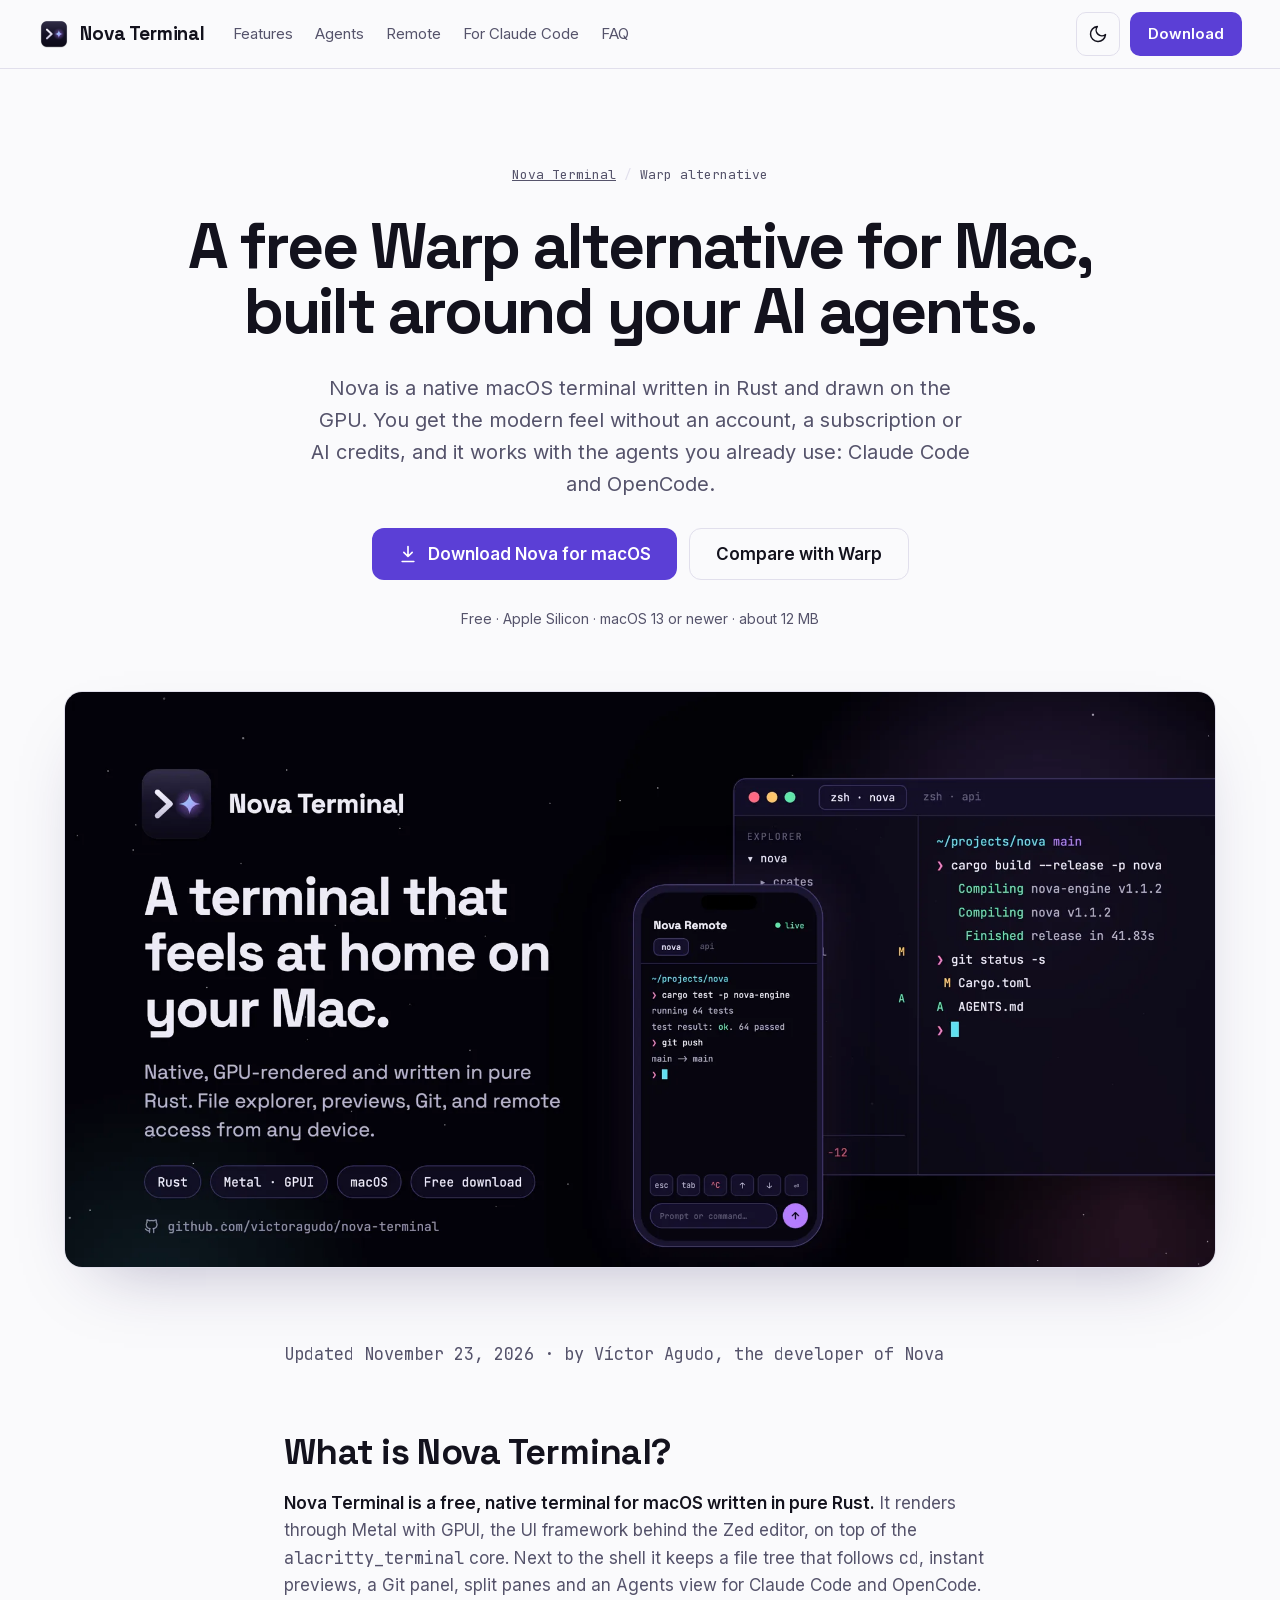
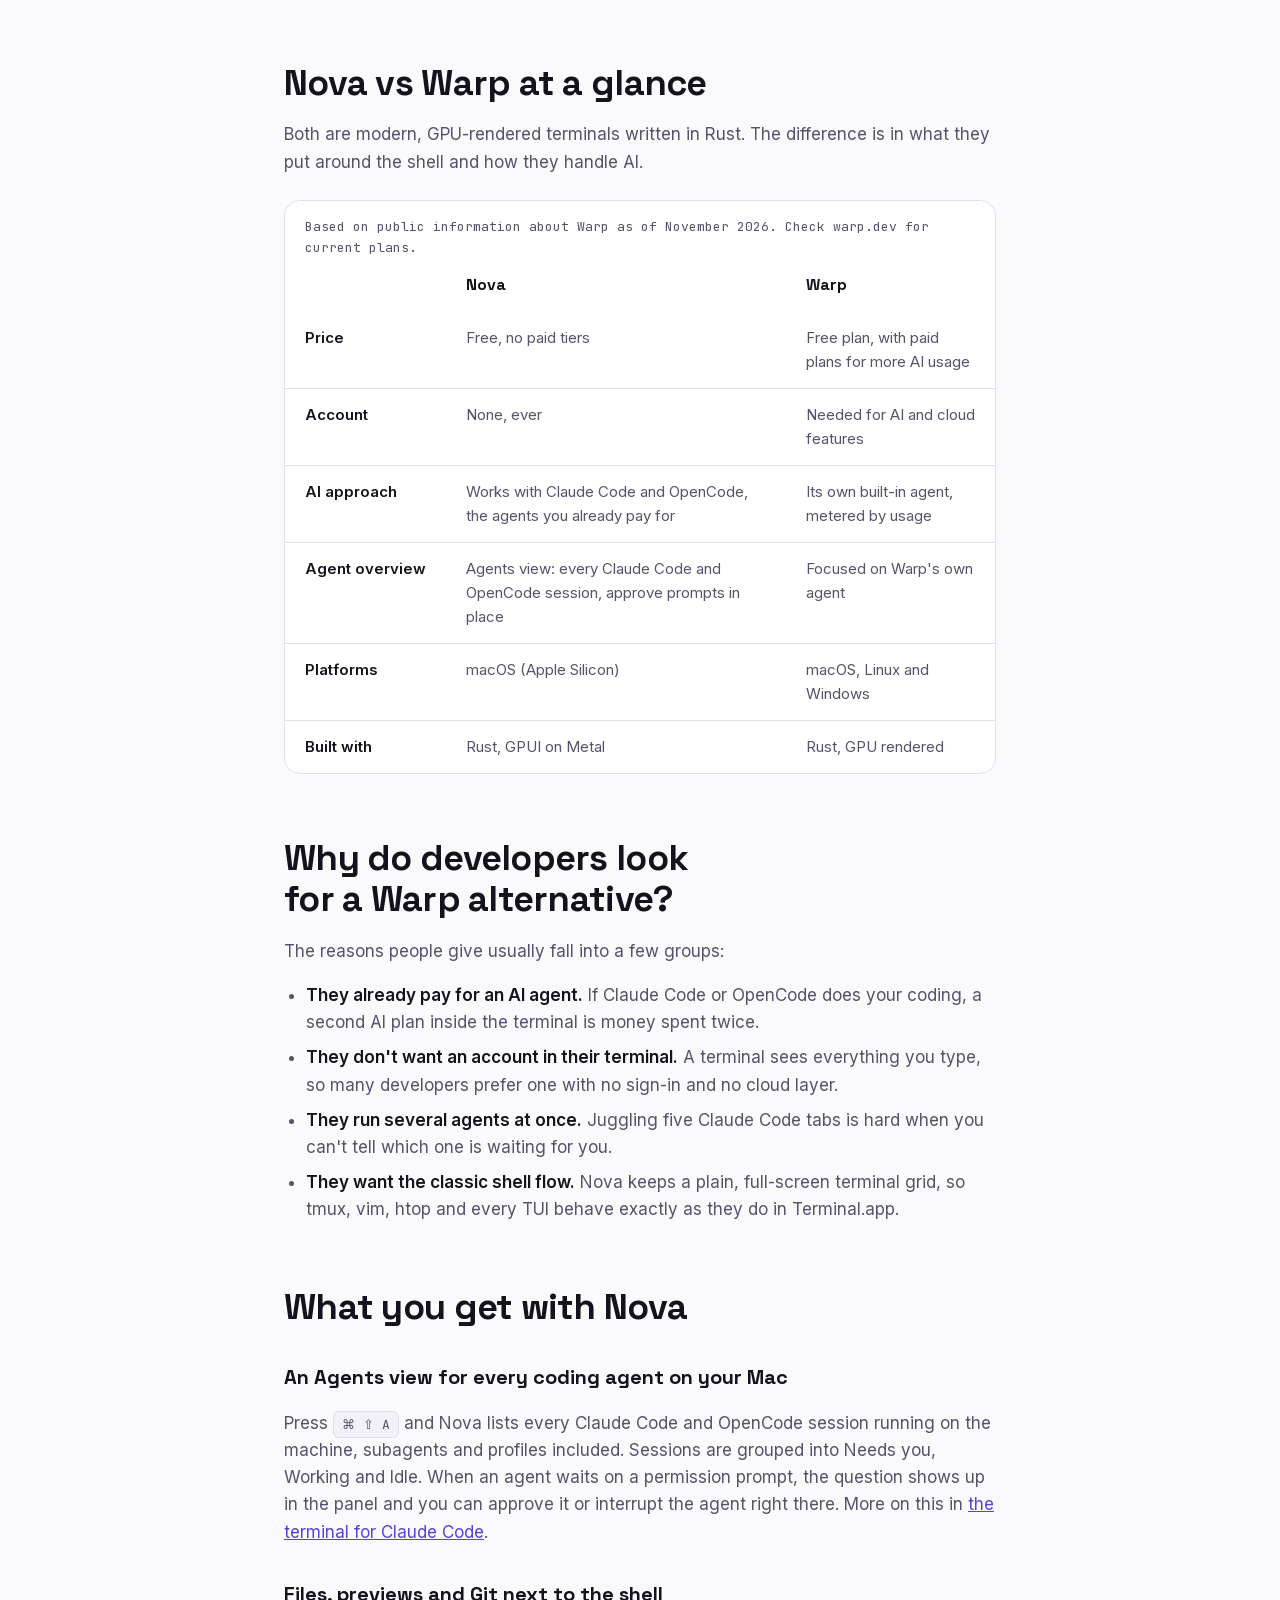
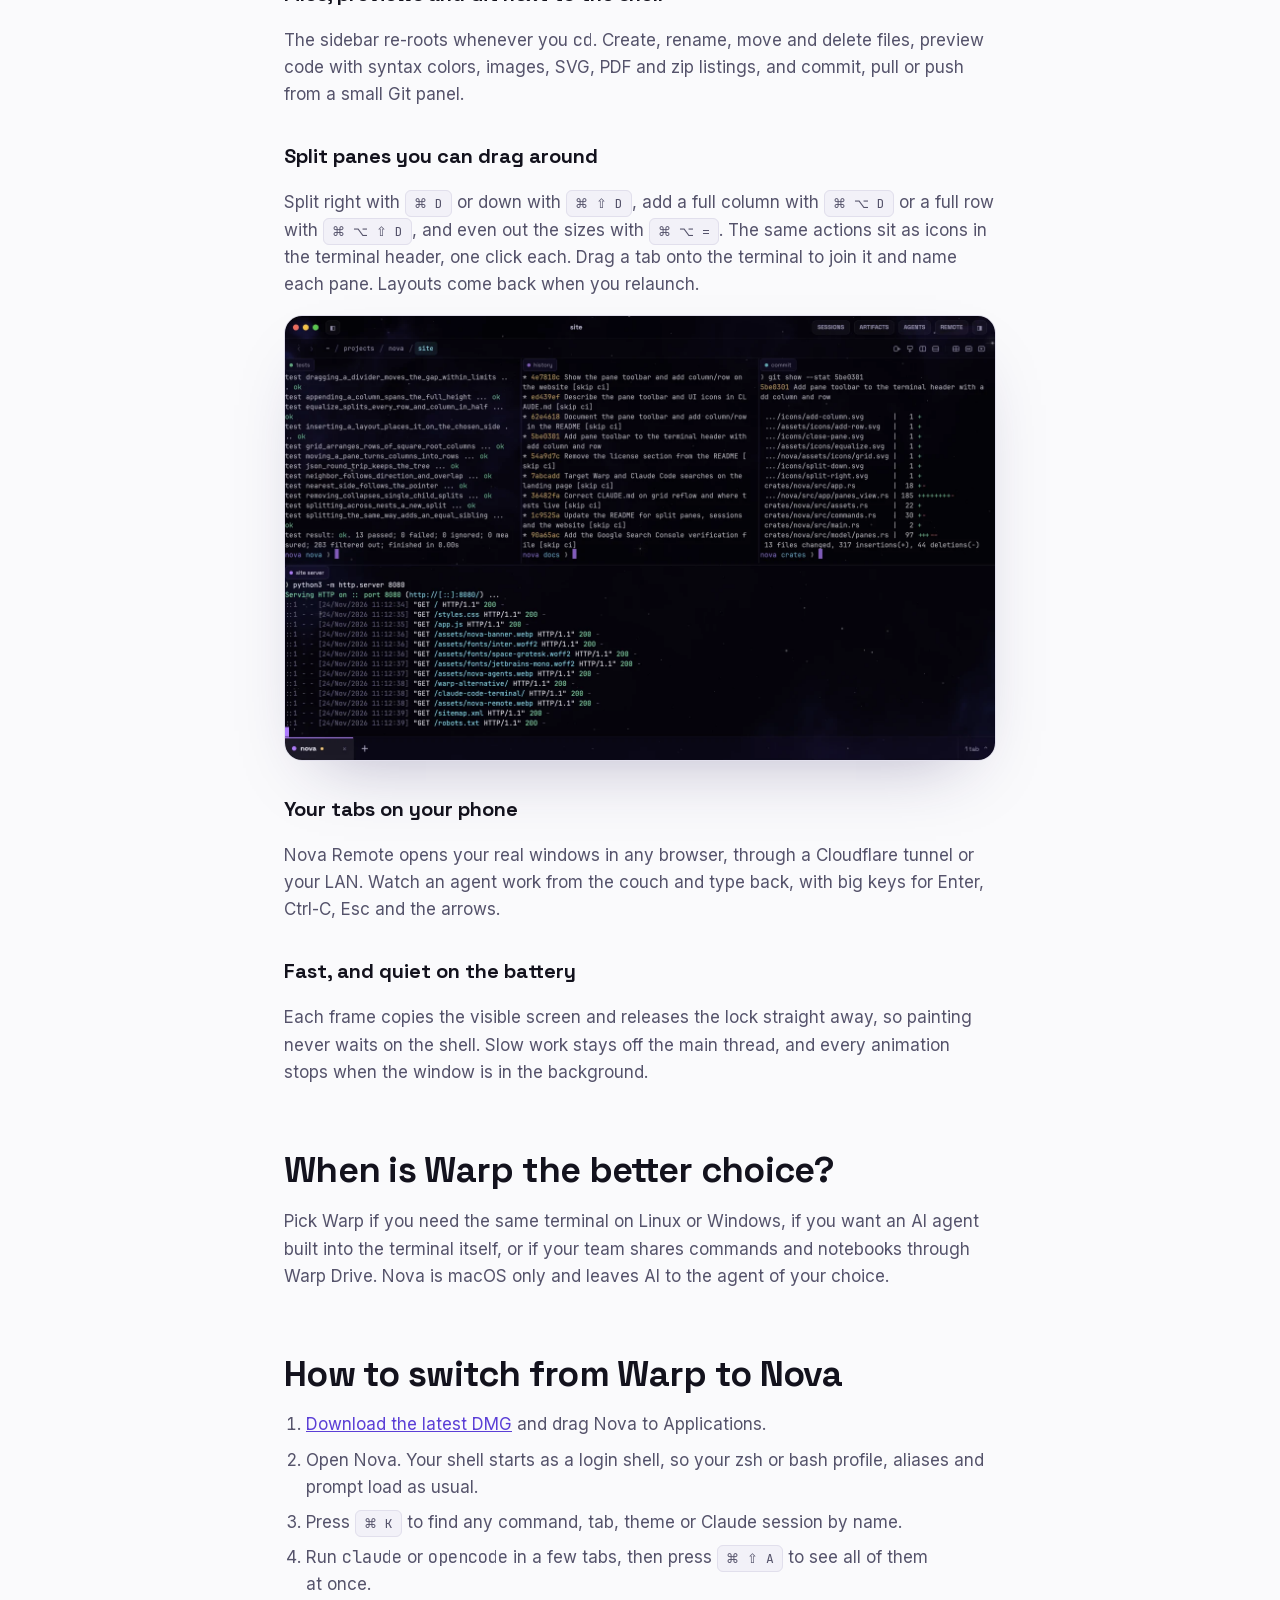
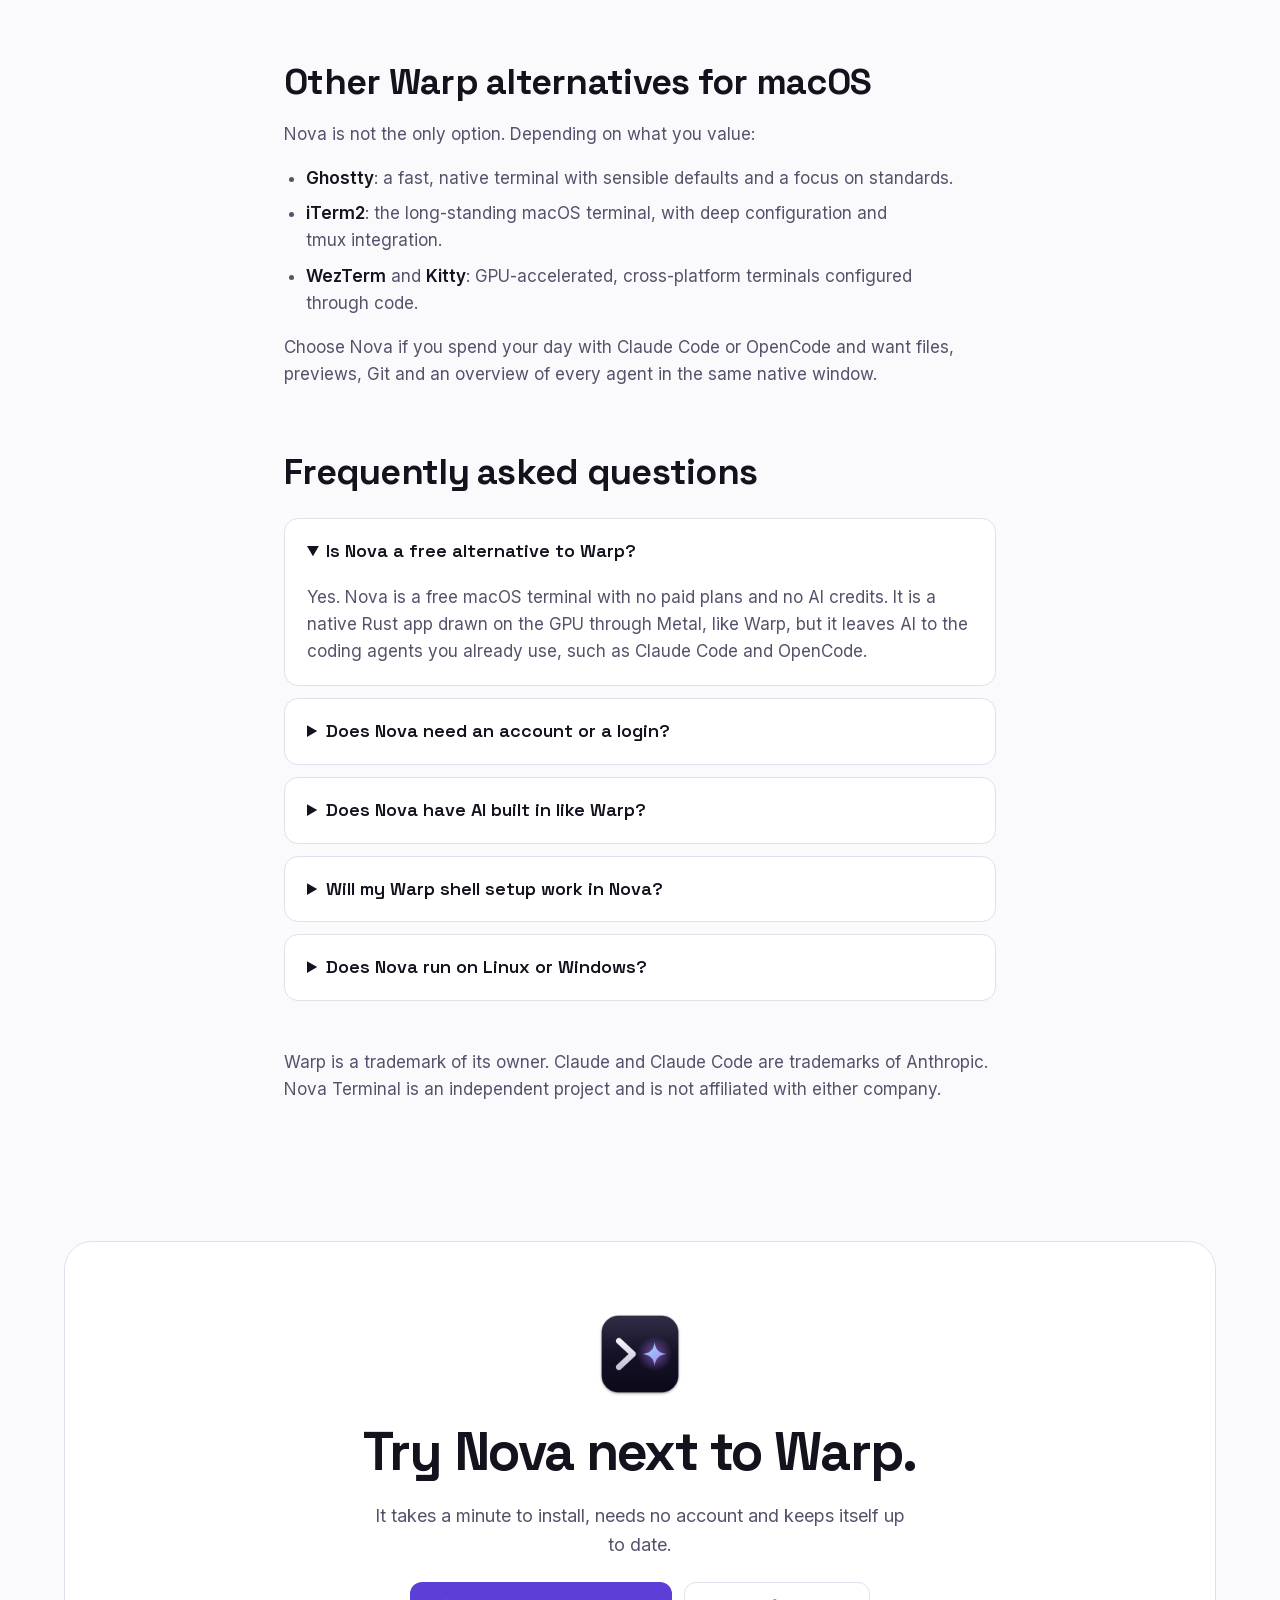
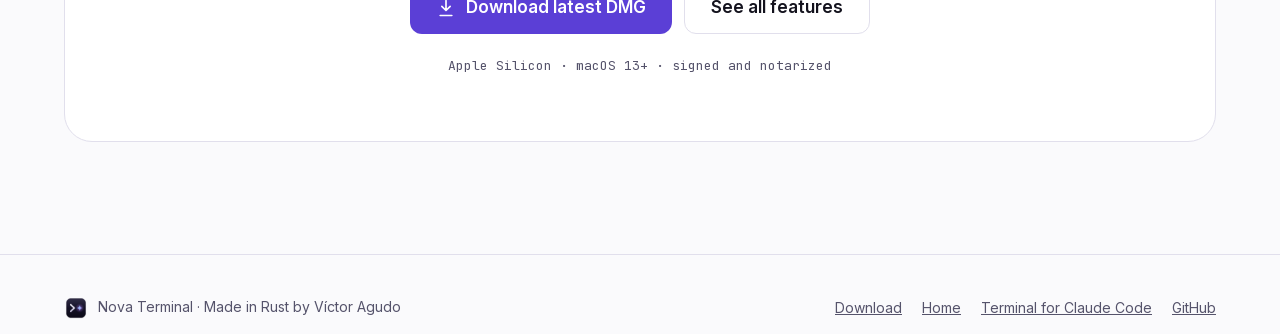
<file: warp-alternative/index.html>
<!doctype html>
<html lang="en">
<head>
<meta charset="utf-8">
<meta name="viewport" content="width=device-width, initial-scale=1">
<title>Free Warp Alternative for Mac: Nova Terminal vs Warp (2026)</title>
<meta name="description" content="Looking for a Warp alternative on Mac? Nova is a free, native Rust terminal with no account or AI credits, built for Claude Code and OpenCode.">
<link rel="canonical" href="https://victoragudo.github.io/nova-terminal/warp-alternative/">
<meta name="theme-color" content="#07070d" media="(prefers-color-scheme: dark)">
<meta name="theme-color" content="#fafafc" media="(prefers-color-scheme: light)">
<meta name="color-scheme" content="dark light">
<link rel="icon" type="image/png" href="../assets/favicon.png">
<link rel="apple-touch-icon" href="../assets/apple-touch-icon.png">

<meta property="og:type" content="article">
<meta property="og:site_name" content="Nova Terminal">
<meta property="og:title" content="Free Warp Alternative for Mac: Nova Terminal vs Warp">
<meta property="og:description" content="A native Rust terminal for macOS with no account and no AI credits, built around Claude Code and OpenCode.">
<meta property="og:url" content="https://victoragudo.github.io/nova-terminal/warp-alternative/">
<meta property="og:image" content="https://victoragudo.github.io/nova-terminal/assets/og.jpg">
<meta property="og:image:width" content="1200">
<meta property="og:image:height" content="627">
<meta property="og:image:alt" content="Nova Terminal on a Mac with a remote session open on a phone">
<meta name="twitter:card" content="summary_large_image">
<meta name="twitter:title" content="Free Warp Alternative for Mac: Nova Terminal vs Warp">
<meta name="twitter:description" content="A native Rust terminal for macOS with no account and no AI credits, built around Claude Code and OpenCode.">
<meta name="twitter:image" content="https://victoragudo.github.io/nova-terminal/assets/og.jpg">

<script>
try {
  const saved = localStorage.getItem("nova-theme");
  if (saved === "light" || saved === "dark") document.documentElement.dataset.theme = saved;
} catch {}
</script>
<link rel="preload" as="font" type="font/woff2" href="../assets/fonts/inter.woff2" crossorigin>
<link rel="preload" as="font" type="font/woff2" href="../assets/fonts/space-grotesk.woff2" crossorigin>
<link rel="stylesheet" href="../styles.css">
<script src="../app.js" defer></script>

<script type="application/ld+json">
{
  "@context": "https://schema.org",
  "@graph": [
    {
      "@type": "WebPage",
      "@id": "https://victoragudo.github.io/nova-terminal/warp-alternative/#page",
      "url": "https://victoragudo.github.io/nova-terminal/warp-alternative/",
      "name": "Free Warp Alternative for Mac: Nova Terminal vs Warp",
      "description": "How Nova Terminal compares to Warp on macOS, who should switch and how.",
      "inLanguage": "en",
      "dateModified": "2026-11-23",
      "isPartOf": { "@id": "https://victoragudo.github.io/nova-terminal/#website" },
      "about": { "@id": "https://victoragudo.github.io/nova-terminal/#app" },
      "author": { "@type": "Person", "name": "Víctor Agudo", "url": "https://github.com/victoragudo" }
    },
    {
      "@type": "BreadcrumbList",
      "itemListElement": [
        { "@type": "ListItem", "position": 1, "name": "Nova Terminal", "item": "https://victoragudo.github.io/nova-terminal/" },
        { "@type": "ListItem", "position": 2, "name": "Warp alternative", "item": "https://victoragudo.github.io/nova-terminal/warp-alternative/" }
      ]
    },
    {
      "@type": "FAQPage",
      "mainEntity": [
        { "@type": "Question", "name": "Is Nova a free alternative to Warp?", "acceptedAnswer": { "@type": "Answer", "text": "Yes. Nova is a free macOS terminal with no paid plans and no AI credits. It is a native Rust app drawn on the GPU through Metal, like Warp, but it leaves AI to the coding agents you already use, such as Claude Code and OpenCode." } },
        { "@type": "Question", "name": "Does Nova need an account or a login?", "acceptedAnswer": { "@type": "Answer", "text": "No. Nova has no account, no sign-in and no analytics. You download the DMG, drag the app to Applications and open it. Updates arrive through Sparkle." } },
        { "@type": "Question", "name": "Does Nova have AI built in like Warp?", "acceptedAnswer": { "@type": "Answer", "text": "Nova does not ship its own model or agent. It is built around the agents you already run: an Agents view lists every Claude Code and OpenCode session on your Mac, groups them by Needs you, Working and Idle, and lets you approve or interrupt a permission prompt in place." } },
        { "@type": "Question", "name": "Will my Warp shell setup work in Nova?", "acceptedAnswer": { "@type": "Answer", "text": "Your shell setup carries over. Nova starts each tab as a login shell, so zsh or bash loads the same profile, aliases, prompt and PATH as Terminal.app. Warp-specific features such as Warp Drive workflows do not carry over." } },
        { "@type": "Question", "name": "Does Nova run on Linux or Windows?", "acceptedAnswer": { "@type": "Answer", "text": "No. Nova is macOS only and needs an Apple Silicon Mac with macOS 13 or newer. If you need the same terminal on Linux or Windows, Warp or a cross-platform terminal such as WezTerm is a better fit." } }
      ]
    }
  ]
}
</script>
</head>
<body>
<a class="skip-link" href="#main">Skip to content</a>

<header class="site-header">
  <nav class="nav container" aria-label="Main">
    <a class="brand" href="../">
      <img src="../assets/icon.png" alt="" width="32" height="32">
      Nova Terminal
    </a>
    <ul class="nav-links" id="site-menu">
      <li><a href="../#features">Features</a></li>
      <li><a href="../#agents">Agents</a></li>
      <li><a href="../#remote">Remote</a></li>
      <li><a href="../claude-code-terminal/">For Claude Code</a></li>
      <li><a href="#faq">FAQ</a></li>
      <li class="menu-download"><a data-download href="https://github.com/victoragudo/nova-terminal/releases/latest">Download for macOS</a></li>
    </ul>
    <div class="nav-actions">
      <button type="button" class="icon-button" data-theme-toggle aria-label="Switch theme">
        <svg class="icon-sun" aria-hidden="true" width="20" height="20" viewBox="0 0 24 24" fill="none" stroke="currentColor" stroke-width="1.8" stroke-linecap="round" stroke-linejoin="round"><circle cx="12" cy="12" r="4"/><path d="M12 2v2M12 20v2M4.9 4.9l1.4 1.4M17.7 17.7l1.4 1.4M2 12h2M20 12h2M4.9 19.1l1.4-1.4M17.7 6.3l1.4-1.4"/></svg>
        <svg class="icon-moon" aria-hidden="true" width="20" height="20" viewBox="0 0 24 24" fill="none" stroke="currentColor" stroke-width="1.8" stroke-linecap="round" stroke-linejoin="round"><path d="M21 12.8A9 9 0 1 1 11.2 3a7 7 0 0 0 9.8 9.8z"/></svg>
      </button>
      <a class="button button-primary" data-download href="https://github.com/victoragudo/nova-terminal/releases/latest">Download</a>
      <button type="button" class="icon-button menu-toggle" data-menu-toggle aria-controls="site-menu" aria-expanded="false" aria-label="Open menu">
        <span class="menu-lines" aria-hidden="true"><span></span><span></span><span></span></span>
      </button>
    </div>
  </nav>
</header>

<main id="main">

  <section class="hero page-hero container">
    <nav aria-label="Breadcrumb">
      <ol class="crumbs">
        <li><a href="../">Nova Terminal</a></li>
        <li aria-current="page">Warp alternative</li>
      </ol>
    </nav>
    <h1>A free Warp alternative for Mac, built around your AI agents.</h1>
    <p class="lead">Nova is a native macOS terminal written in Rust and drawn on the GPU. You get the modern feel without an account, a subscription or AI credits, and it works with the agents you already use: Claude Code and OpenCode.</p>
    <div class="actions">
      <a class="button button-primary button-lg" data-download href="https://github.com/victoragudo/nova-terminal/releases/latest">
        <svg aria-hidden="true" width="20" height="20" viewBox="0 0 24 24" fill="none" stroke="currentColor" stroke-width="2" stroke-linecap="round" stroke-linejoin="round"><path d="M12 3v12M7 10l5 5 5-5M5 21h14"/></svg>
        Download Nova for macOS
      </a>
      <a class="button button-ghost button-lg" href="#comparison">Compare with Warp</a>
    </div>
    <p class="fine">Free · Apple Silicon · macOS 13 or newer · about 12 MB</p>
    <img class="shot" src="../assets/nova-banner.webp" width="1920" height="960" alt="Nova Terminal on a Mac, with a remote session open on a phone" fetchpriority="high">
  </section>

  <article class="container prose" style="padding-bottom: 96px">
    <p class="updated">Updated <time datetime="2026-11-23">November 23, 2026</time> · by Víctor Agudo, the developer of Nova</p>

    <h2 id="what-is-nova">What is Nova Terminal?</h2>
    <p><strong>Nova Terminal is a free, native terminal for macOS written in pure Rust.</strong> It renders through Metal with GPUI, the UI framework behind the Zed editor, on top of the <code>alacritty_terminal</code> core. Next to the shell it keeps a file tree that follows <code>cd</code>, instant previews, a Git panel, split panes and an Agents view for Claude Code and OpenCode.</p>

    <h2 id="comparison">Nova vs Warp at a glance</h2>
    <p>Both are modern, GPU-rendered terminals written in Rust. The difference is in what they put around the shell and how they handle AI.</p>
    <div class="table-wrap">
      <table class="compare">
        <caption>Based on public information about Warp as of November 2026. Check warp.dev for current plans.</caption>
        <thead>
          <tr><th scope="col"></th><th scope="col">Nova</th><th scope="col">Warp</th></tr>
        </thead>
        <tbody>
          <tr><th scope="row">Price</th><td>Free, no paid tiers</td><td>Free plan, with paid plans for more AI usage</td></tr>
          <tr><th scope="row">Account</th><td>None, ever</td><td>Needed for AI and cloud features</td></tr>
          <tr><th scope="row">AI approach</th><td>Works with Claude Code and OpenCode, the agents you already pay for</td><td>Its own built-in agent, metered by usage</td></tr>
          <tr><th scope="row">Agent overview</th><td>Agents view: every Claude Code and OpenCode session, approve prompts in place</td><td>Focused on Warp's own agent</td></tr>
          <tr><th scope="row">Platforms</th><td>macOS (Apple Silicon)</td><td>macOS, Linux and Windows</td></tr>
          <tr><th scope="row">Built with</th><td>Rust, GPUI on Metal</td><td>Rust, GPU rendered</td></tr>
        </tbody>
      </table>
    </div>

    <h2 id="why-switch">Why do developers look for a Warp alternative?</h2>
    <p>The reasons people give usually fall into a few groups:</p>
    <ul>
      <li><strong>They already pay for an AI agent.</strong> If Claude Code or OpenCode does your coding, a second AI plan inside the terminal is money spent twice.</li>
      <li><strong>They don't want an account in their terminal.</strong> A terminal sees everything you type, so many developers prefer one with no sign-in and no cloud layer.</li>
      <li><strong>They run several agents at once.</strong> Juggling five Claude Code tabs is hard when you can't tell which one is waiting for you.</li>
      <li><strong>They want the classic shell flow.</strong> Nova keeps a plain, full-screen terminal grid, so tmux, vim, htop and every TUI behave exactly as they do in Terminal.app.</li>
    </ul>

    <h2 id="what-you-get">What you get with Nova</h2>
    <h3>An Agents view for every coding agent on your Mac</h3>
    <p>Press <kbd>⌘ ⇧ A</kbd> and Nova lists every Claude Code and OpenCode session running on the machine, subagents and profiles included. Sessions are grouped into Needs you, Working and Idle. When an agent waits on a permission prompt, the question shows up in the panel and you can approve it or interrupt the agent right there. More on this in <a href="../claude-code-terminal/">the terminal for Claude Code</a>.</p>
    <h3>Files, previews and Git next to the shell</h3>
    <p>The sidebar re-roots whenever you <code>cd</code>. Create, rename, move and delete files, preview code with syntax colors, images, SVG, PDF and zip listings, and commit, pull or push from a small Git panel.</p>
    <h3>Split panes you can drag around</h3>
    <p>Split right with <kbd>⌘ D</kbd> or down with <kbd>⌘ ⇧ D</kbd>, add a full column with <kbd>⌘ ⌥ D</kbd> or a full row with <kbd>⌘ ⌥ ⇧ D</kbd>, and even out the sizes with <kbd>⌘ ⌥ =</kbd>. The same actions sit as icons in the terminal header, one click each. Drag a tab onto the terminal to join it and name each pane. Layouts come back when you relaunch.</p>
    <img class="shot" src="../assets/nova-panes.webp" width="1440" height="900" loading="lazy" decoding="async" style="width: 100%; height: auto; margin-block: 8px 24px" alt="Nova with three panes on top and a full-width pane below, the pane icons in the terminal header">
    <h3>Your tabs on your phone</h3>
    <p>Nova Remote opens your real windows in any browser, through a Cloudflare tunnel or your LAN. Watch an agent work from the couch and type back, with big keys for Enter, Ctrl-C, Esc and the arrows.</p>
    <h3>Fast, and quiet on the battery</h3>
    <p>Each frame copies the visible screen and releases the lock straight away, so painting never waits on the shell. Slow work stays off the main thread, and every animation stops when the window is in the background.</p>

    <h2 id="when-warp">When is Warp the better choice?</h2>
    <p>Pick Warp if you need the same terminal on Linux or Windows, if you want an AI agent built into the terminal itself, or if your team shares commands and notebooks through Warp Drive. Nova is macOS only and leaves AI to the agent of your choice.</p>

    <h2 id="switch">How to switch from Warp to Nova</h2>
    <ol>
      <li><a data-download href="https://github.com/victoragudo/nova-terminal/releases/latest">Download the latest DMG</a> and drag Nova to Applications.</li>
      <li>Open Nova. Your shell starts as a login shell, so your zsh or bash profile, aliases and prompt load as usual.</li>
      <li>Press <kbd>⌘ K</kbd> to find any command, tab, theme or Claude session by name.</li>
      <li>Run <code>claude</code> or <code>opencode</code> in a few tabs, then press <kbd>⌘ ⇧ A</kbd> to see all of them at once.</li>
    </ol>

    <h2 id="other-alternatives">Other Warp alternatives for macOS</h2>
    <p>Nova is not the only option. Depending on what you value:</p>
    <ul>
      <li><strong>Ghostty</strong>: a fast, native terminal with sensible defaults and a focus on standards.</li>
      <li><strong>iTerm2</strong>: the long-standing macOS terminal, with deep configuration and tmux integration.</li>
      <li><strong>WezTerm</strong> and <strong>Kitty</strong>: GPU-accelerated, cross-platform terminals configured through code.</li>
    </ul>
    <p>Choose Nova if you spend your day with Claude Code or OpenCode and want files, previews, Git and an overview of every agent in the same native window.</p>

    <h2 id="faq">Frequently asked questions</h2>
    <div class="faq">
      <details open>
        <summary>Is Nova a free alternative to Warp?</summary>
        <p>Yes. Nova is a free macOS terminal with no paid plans and no AI credits. It is a native Rust app drawn on the GPU through Metal, like Warp, but it leaves AI to the coding agents you already use, such as Claude Code and OpenCode.</p>
      </details>
      <details>
        <summary>Does Nova need an account or a login?</summary>
        <p>No. Nova has no account, no sign-in and no analytics. You download the DMG, drag the app to Applications and open it. Updates arrive through Sparkle.</p>
      </details>
      <details>
        <summary>Does Nova have AI built in like Warp?</summary>
        <p>Nova does not ship its own model or agent. It is built around the agents you already run: an Agents view lists every Claude Code and OpenCode session on your Mac, groups them by Needs you, Working and Idle, and lets you approve or interrupt a permission prompt in place.</p>
      </details>
      <details>
        <summary>Will my Warp shell setup work in Nova?</summary>
        <p>Your shell setup carries over. Nova starts each tab as a login shell, so zsh or bash loads the same profile, aliases, prompt and PATH as Terminal.app. Warp-specific features such as Warp Drive workflows do not carry over.</p>
      </details>
      <details>
        <summary>Does Nova run on Linux or Windows?</summary>
        <p>No. Nova is macOS only and needs an Apple Silicon Mac with macOS 13 or newer. If you need the same terminal on Linux or Windows, Warp or a cross-platform terminal such as WezTerm is a better fit.</p>
      </details>
    </div>

    <p class="disclaimer">Warp is a trademark of its owner. Claude and Claude Code are trademarks of Anthropic. Nova Terminal is an independent project and is not affiliated with either company.</p>
  </article>

  <section class="container" style="padding-block: 24px 112px">
    <div class="cta">
      <img src="../assets/icon.png" width="96" height="96" loading="lazy" alt="Nova Terminal app icon">
      <h2>Try Nova next to Warp.</h2>
      <p class="lead" style="font-size: 18px; max-width: 560px">It takes a minute to install, needs no account and keeps itself up to date.</p>
      <div class="actions">
        <a class="button button-primary button-lg" data-download href="https://github.com/victoragudo/nova-terminal/releases/latest">
          <svg aria-hidden="true" width="20" height="20" viewBox="0 0 24 24" fill="none" stroke="currentColor" stroke-width="2" stroke-linecap="round" stroke-linejoin="round"><path d="M12 3v12M7 10l5 5 5-5M5 21h14"/></svg>
          Download latest DMG
        </a>
        <a class="button button-ghost button-lg" href="../">See all features</a>
      </div>
      <p class="fine mono">Apple Silicon · macOS 13+ · signed and notarized</p>
    </div>
  </section>

</main>

<footer class="site-footer">
  <div class="footer-inner container">
    <div class="footer-brand">
      <img src="../assets/icon.png" width="24" height="24" alt="">
      <span>Nova Terminal · Made in Rust by Víctor Agudo</span>
    </div>
    <ul class="footer-links">
      <li><a data-download href="https://github.com/victoragudo/nova-terminal/releases/latest">Download</a></li>
      <li><a href="../">Home</a></li>
      <li><a href="../claude-code-terminal/">Terminal for Claude Code</a></li>
      <li><a href="https://github.com/victoragudo/nova-terminal">GitHub</a></li>
    </ul>
  </div>
</footer>
</body>
</html>
</file>
<file: styles.css>
@font-face {
  font-family: "Inter";
  font-style: normal;
  font-weight: 400 600;
  font-display: swap;
  src: url("assets/fonts/inter.woff2") format("woff2");
}

@font-face {
  font-family: "JetBrains Mono";
  font-style: normal;
  font-weight: 400 500;
  font-display: swap;
  src: url("assets/fonts/jetbrains-mono.woff2") format("woff2");
}

@font-face {
  font-family: "Space Grotesk";
  font-style: normal;
  font-weight: 500 700;
  font-display: swap;
  src: url("assets/fonts/space-grotesk.woff2") format("woff2");
}

:root {
  --bg: #07070d;
  --surface: #0f0f19;
  --surface-2: #161625;
  --border: #25243a;
  --text: #eeedf7;
  --muted: #a9a7bf;
  --accent: #a78bfa;
  --accent-hover: #bba5fc;
  --on-accent: #0c0918;
  --cyan: #5fe0f0;
  --amber: #f5b759;
  --green: #6ee7a8;
  --shadow: 0 30px 80px -30px rgba(0, 0, 0, 0.8);
  --font-body: "Inter", system-ui, -apple-system, sans-serif;
  --font-display: "Space Grotesk", "Inter", system-ui, sans-serif;
  --font-mono: "JetBrains Mono", ui-monospace, "SF Mono", monospace;
  --page: 1200px;
  --gutter: 24px;
  color-scheme: dark;
}

@media (prefers-color-scheme: light) {
  :root:not([data-theme="dark"]) {
    --bg: #fafafc;
    --surface: #ffffff;
    --surface-2: #f2f1f8;
    --border: #e1dfec;
    --text: #13121d;
    --muted: #55536b;
    --accent: #5b3fd6;
    --accent-hover: #4a2fc0;
    --on-accent: #ffffff;
    --cyan: #0b7a88;
    --amber: #a8650a;
    --green: #18794e;
    --shadow: 0 30px 70px -35px rgba(40, 30, 90, 0.35);
    color-scheme: light;
  }
}

:root[data-theme="light"] {
  --bg: #fafafc;
  --surface: #ffffff;
  --surface-2: #f2f1f8;
  --border: #e1dfec;
  --text: #13121d;
  --muted: #55536b;
  --accent: #5b3fd6;
  --accent-hover: #4a2fc0;
  --on-accent: #ffffff;
  --cyan: #0b7a88;
  --amber: #a8650a;
  --green: #18794e;
  --shadow: 0 30px 70px -35px rgba(40, 30, 90, 0.35);
  color-scheme: light;
}

*,
*::before,
*::after {
  box-sizing: border-box;
}

html {
  scroll-behavior: smooth;
  scroll-padding-top: 80px;
}

@media (prefers-reduced-motion: reduce) {
  html {
    scroll-behavior: auto;
  }
}

body {
  margin: 0;
  background: var(--bg);
  color: var(--text);
  font-family: var(--font-body);
  font-size: 16px;
  line-height: 1.6;
  -webkit-font-smoothing: antialiased;
}

img {
  display: block;
  max-width: 100%;
  height: auto;
}

a {
  color: var(--accent);
}

a:hover {
  color: var(--accent-hover);
}

:focus-visible {
  outline: 2px solid var(--accent);
  outline-offset: 3px;
  border-radius: 6px;
}

code,
kbd {
  font-family: var(--font-mono);
}

.skip-link {
  position: absolute;
  left: 16px;
  top: -60px;
  padding: 10px 16px;
  border-radius: 10px;
  background: var(--accent);
  color: var(--on-accent);
  font-weight: 600;
  z-index: 100;
}

.skip-link:focus {
  top: 12px;
}

.container {
  max-width: var(--page);
  margin: 0 auto;
  padding-inline: var(--gutter);
}

.band {
  background: var(--surface);
  border-block: 1px solid var(--border);
}

.site-header {
  position: sticky;
  top: 0;
  z-index: 10;
  background: color-mix(in srgb, var(--bg) 88%, transparent);
  backdrop-filter: saturate(160%) blur(14px);
  -webkit-backdrop-filter: saturate(160%) blur(14px);
  border-bottom: 1px solid var(--border);
}

.nav {
  display: flex;
  flex-wrap: wrap;
  align-items: center;
  gap: 8px 28px;
  max-width: none;
  padding-block: 12px;
  padding-inline: clamp(var(--gutter), 3vw, 48px);
}

.brand {
  display: flex;
  align-items: center;
  gap: 10px;
  color: var(--text);
  text-decoration: none;
  font-family: var(--font-display);
  font-weight: 700;
  font-size: 19px;
  letter-spacing: -0.01em;
}

.brand:hover {
  color: var(--text);
}

.brand img {
  width: 32px;
  height: 32px;
  border-radius: 8px;
}

.nav-links {
  display: flex;
  flex-wrap: wrap;
  gap: 0 22px;
  flex: 1 1 auto;
  margin: 0;
  padding: 0;
  list-style: none;
  font-size: 15px;
}

.nav-links a {
  display: inline-block;
  padding-block: 10px;
  color: var(--muted);
  text-decoration: none;
}

.nav-links a:hover {
  color: var(--text);
}

.nav-actions {
  display: flex;
  align-items: center;
  gap: 10px;
}

.icon-button {
  width: 44px;
  height: 44px;
  display: grid;
  place-items: center;
  border-radius: 10px;
  border: 1px solid var(--border);
  background: transparent;
  color: var(--text);
  cursor: pointer;
}

.icon-button:hover {
  background: var(--surface-2);
}

.icon-button .icon-moon,
:root[data-theme="light"] .icon-button .icon-sun {
  display: none;
}

:root[data-theme="light"] .icon-button .icon-moon {
  display: block;
}

@media (prefers-color-scheme: light) {
  :root:not([data-theme="dark"]) .icon-button .icon-sun {
    display: none;
  }
  :root:not([data-theme="dark"]) .icon-button .icon-moon {
    display: block;
  }
}

.button {
  display: inline-flex;
  align-items: center;
  justify-content: center;
  gap: 10px;
  min-height: 44px;
  padding: 0 18px;
  border-radius: 10px;
  font-weight: 600;
  font-size: 15px;
  text-decoration: none;
  transition: background-color 0.15s ease;
}

.button-lg {
  min-height: 52px;
  padding: 0 26px;
  border-radius: 12px;
  font-size: 17px;
}

.button-primary {
  background: var(--accent);
  color: var(--on-accent);
}

.button-primary:hover {
  background: var(--accent-hover);
  color: var(--on-accent);
}

.button-ghost {
  border: 1px solid var(--border);
  color: var(--text);
}

.button-ghost:hover {
  background: var(--surface-2);
  color: var(--text);
}

.hero {
  display: flex;
  flex-direction: column;
  align-items: center;
  text-align: center;
  gap: 28px;
  padding-block: 96px 56px;
}

.pill {
  display: inline-flex;
  align-items: center;
  gap: 10px;
  margin: 0;
  padding: 6px 14px;
  border: 1px solid var(--border);
  border-radius: 999px;
  font-family: var(--font-mono);
  font-size: 13px;
  color: var(--muted);
  text-decoration: none;
}

a.pill:hover {
  color: var(--text);
  border-color: var(--accent);
}

.pill-dot {
  width: 8px;
  height: 8px;
  border-radius: 50%;
  background: var(--green);
}

h1,
h2,
h3 {
  font-family: var(--font-display);
  text-wrap: balance;
}

.hero h1 {
  margin: 0;
  max-width: 940px;
  font-weight: 700;
  font-size: clamp(40px, 6.4vw, 80px);
  line-height: 1.02;
  letter-spacing: -0.035em;
}

.lead {
  margin: 0;
  max-width: 680px;
  font-size: 20px;
  color: var(--muted);
  text-wrap: pretty;
}

.actions {
  display: flex;
  flex-wrap: wrap;
  justify-content: center;
  gap: 12px;
}

.fine {
  margin: 0;
  font-size: 14px;
  color: var(--muted);
}

.mono {
  font-family: var(--font-mono);
  font-size: 13px;
}

.shot {
  border-radius: 18px;
  border: 1px solid var(--border);
  box-shadow: var(--shadow);
}

.hero .shot {
  margin-top: 32px;
  width: 100%;
}

.glance {
  display: grid;
  grid-template-columns: repeat(auto-fit, minmax(220px, 1fr));
  gap: 28px;
  padding-block: 36px;
}

.glance h3 {
  margin: 0;
  font-weight: 600;
  font-size: 22px;
}

.glance p {
  margin: 4px 0 0;
  color: var(--muted);
  font-size: 15px;
}

.section {
  padding-block: 112px 96px;
}

.eyebrow {
  margin: 0;
  font-family: var(--font-mono);
  font-size: 13px;
  letter-spacing: 0.08em;
  text-transform: uppercase;
  color: var(--cyan);
}

.section-title {
  margin: 12px 0 16px;
  max-width: 760px;
  font-weight: 700;
  font-size: clamp(32px, 4vw, 52px);
  line-height: 1.08;
  letter-spacing: -0.03em;
}

.section-lead {
  margin: 0 0 48px;
  max-width: 680px;
  color: var(--muted);
  font-size: 18px;
  text-wrap: pretty;
}

.section-lead code {
  font-size: 15px;
  color: var(--text);
}

.cards {
  display: grid;
  grid-template-columns: repeat(auto-fit, minmax(300px, 1fr));
  gap: 20px;
  margin: 0;
  padding: 0;
  list-style: none;
}

.card {
  padding: 28px;
  border-radius: 16px;
  border: 1px solid var(--border);
  background: var(--surface);
  transition: border-color 0.2s ease;
}

.card:hover {
  border-color: var(--accent);
}

.card-icon {
  width: 44px;
  height: 44px;
  display: grid;
  place-items: center;
  border-radius: 11px;
  background: var(--surface-2);
  color: var(--accent);
}

.card h3 {
  margin: 20px 0 8px;
  font-weight: 600;
  font-size: 21px;
}

.card p {
  margin: 0;
  color: var(--muted);
  font-size: 15px;
}

.split {
  display: flex;
  flex-wrap: wrap;
  align-items: center;
  gap: 56px;
}

.split-reverse {
  flex-wrap: wrap-reverse;
}

.split-text {
  flex: 1 1 380px;
  min-width: 0;
}

.split-text .section-title {
  font-size: clamp(30px, 3.6vw, 46px);
  line-height: 1.1;
}

.split-text .section-lead {
  margin-bottom: 28px;
}

.split-media {
  flex: 999 1 560px;
  min-width: 0;
}

.split-phone {
  flex: 1 1 280px;
  display: flex;
  justify-content: center;
}

.split-phone img {
  width: 100%;
  max-width: 320px;
  border-radius: 28px;
}

.split-wide {
  flex: 999 1 460px;
  min-width: 0;
}

.bullets {
  display: flex;
  flex-direction: column;
  gap: 16px;
  margin: 0;
  padding: 0;
  list-style: none;
}

.bullets li {
  display: flex;
  gap: 14px;
}

.bullets .dot {
  flex: none;
  margin-top: 8px;
  width: 10px;
  height: 10px;
  border-radius: 50%;
}

.bullets span span {
  color: var(--muted);
}

.tiles {
  display: grid;
  grid-template-columns: repeat(auto-fit, minmax(240px, 1fr));
  gap: 14px;
  margin: 0;
  padding: 0;
  list-style: none;
}

.tile {
  padding: 18px;
  border-radius: 12px;
  border: 1px solid var(--border);
  background: var(--bg);
}

.tile p {
  margin: 4px 0 0;
  color: var(--muted);
  font-size: 15px;
}

.numbered {
  display: grid;
  grid-template-columns: repeat(auto-fit, minmax(340px, 1fr));
  gap: 0 48px;
  margin: 0;
  padding: 0;
  list-style: none;
  counter-reset: perf;
}

.numbered li {
  display: flex;
  gap: 20px;
  padding-block: 24px;
  border-top: 1px solid var(--border);
  counter-increment: perf;
}

.numbered li::before {
  content: counter(perf, decimal-leading-zero);
  font-family: var(--font-mono);
  font-size: 14px;
  color: var(--accent);
  line-height: 1.9;
}

.numbered h3 {
  margin: 0 0 6px;
  font-family: var(--font-body);
  font-size: 18px;
  font-weight: 600;
}

.numbered p {
  margin: 0;
  color: var(--muted);
  font-size: 15px;
}

.panel {
  display: flex;
  flex-direction: column;
  gap: 32px;
  padding: 48px 40px;
  border-radius: 24px;
  border: 1px solid var(--border);
  background: var(--surface);
}

.panel-head {
  display: flex;
  flex-wrap: wrap;
  justify-content: space-between;
  align-items: flex-end;
  gap: 16px 40px;
}

.panel-head > div {
  flex: 1 1 380px;
  min-width: 0;
}

.panel-head .section-title {
  margin-bottom: 0;
  font-size: clamp(30px, 3.6vw, 46px);
}

.panel-head > p {
  flex: 1 1 340px;
  margin: 0;
  color: var(--muted);
}

.panel .shot {
  border-radius: 14px;
  box-shadow: none;
  width: 100%;
}

.stack {
  display: grid;
  grid-template-columns: repeat(auto-fit, minmax(260px, 1fr));
  gap: 16px;
  margin: 0;
}

.stack div {
  padding: 22px;
  border-radius: 14px;
  border: 1px solid var(--border);
  background: var(--bg);
}

.stack dt {
  font-family: var(--font-mono);
  font-size: 12px;
  text-transform: uppercase;
  letter-spacing: 0.08em;
  color: var(--muted);
}

.stack dd {
  margin: 6px 0 0;
  font-family: var(--font-display);
  font-weight: 600;
  font-size: 20px;
}

.keys {
  display: grid;
  grid-template-columns: repeat(auto-fit, minmax(300px, 1fr));
  gap: 12px;
  margin: 0;
  padding: 0;
  list-style: none;
}

.keys li {
  display: flex;
  justify-content: space-between;
  align-items: center;
  gap: 16px;
  padding: 16px 18px;
  border-radius: 12px;
  border: 1px solid var(--border);
}

kbd {
  font-size: 13px;
  padding: 4px 8px;
  border-radius: 6px;
  background: var(--surface-2);
  border: 1px solid var(--border);
  white-space: nowrap;
}

.keys-title {
  margin: 0 0 32px;
  font-weight: 700;
  font-size: clamp(28px, 3vw, 38px);
  letter-spacing: -0.02em;
}

.cta {
  display: flex;
  flex-direction: column;
  align-items: center;
  text-align: center;
  gap: 22px;
  padding: 64px 32px;
  border-radius: 28px;
  border: 1px solid var(--border);
  background: var(--surface);
}

.cta img {
  width: 96px;
  height: 96px;
  border-radius: 22px;
}

.cta h2 {
  margin: 0;
  font-weight: 700;
  font-size: clamp(32px, 4.2vw, 56px);
  line-height: 1.05;
  letter-spacing: -0.03em;
}

.site-footer {
  border-top: 1px solid var(--border);
  font-size: 14px;
  color: var(--muted);
}

.footer-inner {
  display: flex;
  flex-wrap: wrap;
  justify-content: space-between;
  align-items: center;
  gap: 16px;
  padding-block: 32px;
}

.footer-brand {
  display: flex;
  align-items: center;
  gap: 10px;
}

.footer-brand img {
  width: 24px;
  height: 24px;
  border-radius: 6px;
}

.footer-links {
  display: flex;
  flex-wrap: wrap;
  gap: 4px 20px;
  margin: 0;
  padding: 0;
  list-style: none;
}

.footer-links a {
  display: inline-block;
  padding-block: 10px;
  color: var(--muted);
}

.footer-links a:hover {
  color: var(--text);
}

@media (max-width: 640px) {
  .hero {
    padding-block: 64px 40px;
  }
  .lead {
    font-size: 18px;
  }
  .section {
    padding-block: 80px 64px;
  }
  .panel {
    padding: 32px 20px;
  }
}

.crumbs {
  margin: 0;
  padding: 0;
  list-style: none;
  display: flex;
  flex-wrap: wrap;
  justify-content: center;
  gap: 8px;
  font-family: var(--font-mono);
  font-size: 13px;
  color: var(--muted);
}

.crumbs li + li::before {
  content: "/";
  margin-right: 8px;
  color: var(--border);
}

.crumbs a {
  color: var(--muted);
}

.page-hero h1 {
  font-size: clamp(36px, 5.4vw, 64px);
}

.prose {
  max-width: 760px;
}

.prose h2 {
  margin: 64px 0 16px;
  font-weight: 700;
  font-size: clamp(26px, 3vw, 36px);
  line-height: 1.15;
  letter-spacing: -0.02em;
}

.prose h3 {
  margin: 32px 0 8px;
  font-size: 20px;
}

.prose p,
.prose li {
  color: var(--muted);
  font-size: 17px;
  text-wrap: pretty;
}

.prose strong {
  color: var(--text);
}

.prose ul,
.prose ol {
  padding-left: 22px;
}

.prose li + li {
  margin-top: 8px;
}

.updated {
  font-family: var(--font-mono);
  font-size: 13px;
  color: var(--muted);
}

.table-wrap {
  overflow-x: auto;
  margin-top: 24px;
  border: 1px solid var(--border);
  border-radius: 16px;
  background: var(--surface);
}

.compare {
  width: 100%;
  min-width: 560px;
  border-collapse: collapse;
  font-size: 15px;
}

.compare caption {
  padding: 16px 20px 0;
  text-align: left;
  color: var(--muted);
  font-size: 13px;
  font-family: var(--font-mono);
}

.compare th,
.compare td {
  padding: 14px 20px;
  text-align: left;
  vertical-align: top;
  border-bottom: 1px solid var(--border);
}

.compare tr:last-child th,
.compare tr:last-child td {
  border-bottom: 0;
}

.compare thead th {
  font-family: var(--font-display);
  font-size: 16px;
  color: var(--text);
}

.compare tbody th {
  font-weight: 600;
  color: var(--text);
  white-space: nowrap;
}

.compare td {
  color: var(--muted);
}

.faq {
  display: grid;
  gap: 12px;
  margin-top: 24px;
}

.faq details {
  border: 1px solid var(--border);
  border-radius: 14px;
  background: var(--surface);
}

.faq summary {
  cursor: pointer;
  padding: 18px 22px;
  font-family: var(--font-display);
  font-weight: 600;
  font-size: 18px;
  color: var(--text);
}

.faq details p {
  margin: 0;
  padding: 0 22px 20px;
  color: var(--muted);
}

.links-grid {
  display: grid;
  grid-template-columns: repeat(auto-fit, minmax(280px, 1fr));
  gap: 16px;
  margin: 0;
  padding: 0;
  list-style: none;
}

.links-grid a {
  display: block;
  height: 100%;
  padding: 24px;
  border: 1px solid var(--border);
  border-radius: 18px;
  background: var(--surface);
  color: var(--text);
  text-decoration: none;
}

.links-grid a:hover {
  border-color: var(--accent);
  color: var(--text);
}

.links-grid strong {
  display: block;
  font-family: var(--font-display);
  font-size: 20px;
}

.links-grid span {
  display: block;
  margin-top: 6px;
  color: var(--muted);
  font-size: 15px;
}

.disclaimer {
  margin-top: 48px;
  font-size: 13px;
  color: var(--muted);
}

.menu-toggle {
  display: none;
}

.menu-lines {
  position: relative;
  width: 18px;
  height: 12px;
}

.menu-lines span {
  position: absolute;
  left: 0;
  width: 100%;
  height: 2px;
  border-radius: 2px;
  background: currentColor;
  transition: transform 0.25s ease, opacity 0.2s ease, top 0.25s ease;
}

.menu-lines span:nth-child(1) {
  top: 0;
}

.menu-lines span:nth-child(2) {
  top: 5px;
}

.menu-lines span:nth-child(3) {
  top: 10px;
}

.menu-toggle[aria-expanded="true"] .menu-lines span:nth-child(1) {
  top: 5px;
  transform: rotate(45deg);
}

.menu-toggle[aria-expanded="true"] .menu-lines span:nth-child(2) {
  opacity: 0;
}

.menu-toggle[aria-expanded="true"] .menu-lines span:nth-child(3) {
  top: 5px;
  transform: rotate(-45deg);
}

.menu-download {
  display: none;
}

@media (max-width: 760px) {
  :root {
    --nav-height: 68px;
  }
  :root[data-menu-open] body {
    overflow: hidden;
  }
  .nav {
    position: relative;
    flex-wrap: nowrap;
    gap: 12px;
    height: var(--nav-height);
    padding-block: 0;
  }
  .brand {
    margin-right: auto;
  }
  .nav-actions .button-primary {
    display: none;
  }
  .menu-toggle {
    display: grid;
  }
  .nav-links {
    position: absolute;
    top: calc(100% + 1px);
    left: 0;
    right: 0;
    height: calc(100dvh - var(--nav-height) - 1px);
    flex-direction: column;
    flex-wrap: nowrap;
    gap: 0;
    padding: 16px var(--gutter) calc(24px + env(safe-area-inset-bottom));
    overflow-y: auto;
    overscroll-behavior: contain;
    background: var(--bg);
    font-size: 26px;
    visibility: hidden;
    opacity: 0;
    transform: translateY(-8px);
    transition: opacity 0.2s ease, transform 0.2s ease, visibility 0s linear 0.2s;
  }
  .nav[data-open] .nav-links {
    visibility: visible;
    opacity: 1;
    transform: none;
    transition: opacity 0.2s ease, transform 0.2s ease;
  }
  .nav-links li + li {
    border-top: 1px solid var(--border);
  }
  .nav-links a {
    display: flex;
    justify-content: space-between;
    align-items: center;
    padding-block: 18px;
    color: var(--text);
    font-family: var(--font-display);
    font-weight: 600;
    letter-spacing: -0.02em;
  }
  .nav-links a::after {
    content: "";
    width: 8px;
    height: 8px;
    border-top: 2px solid var(--muted);
    border-right: 2px solid var(--muted);
    transform: rotate(45deg);
  }
  .nav-links .menu-download {
    display: block;
    margin-top: auto;
    padding-top: 24px;
    border-top: 0;
  }
  .nav-links .menu-download a {
    justify-content: center;
    gap: 10px;
    min-height: 52px;
    padding-block: 0;
    border-radius: 12px;
    background: var(--accent);
    color: var(--on-accent);
    font-family: var(--font-body);
    font-size: 17px;
  }
  .nav-links .menu-download a::after {
    content: none;
  }
}

@media (prefers-reduced-motion: reduce) {
  .nav-links,
  .menu-lines span {
    transition: none !important;
  }
}
</file>
